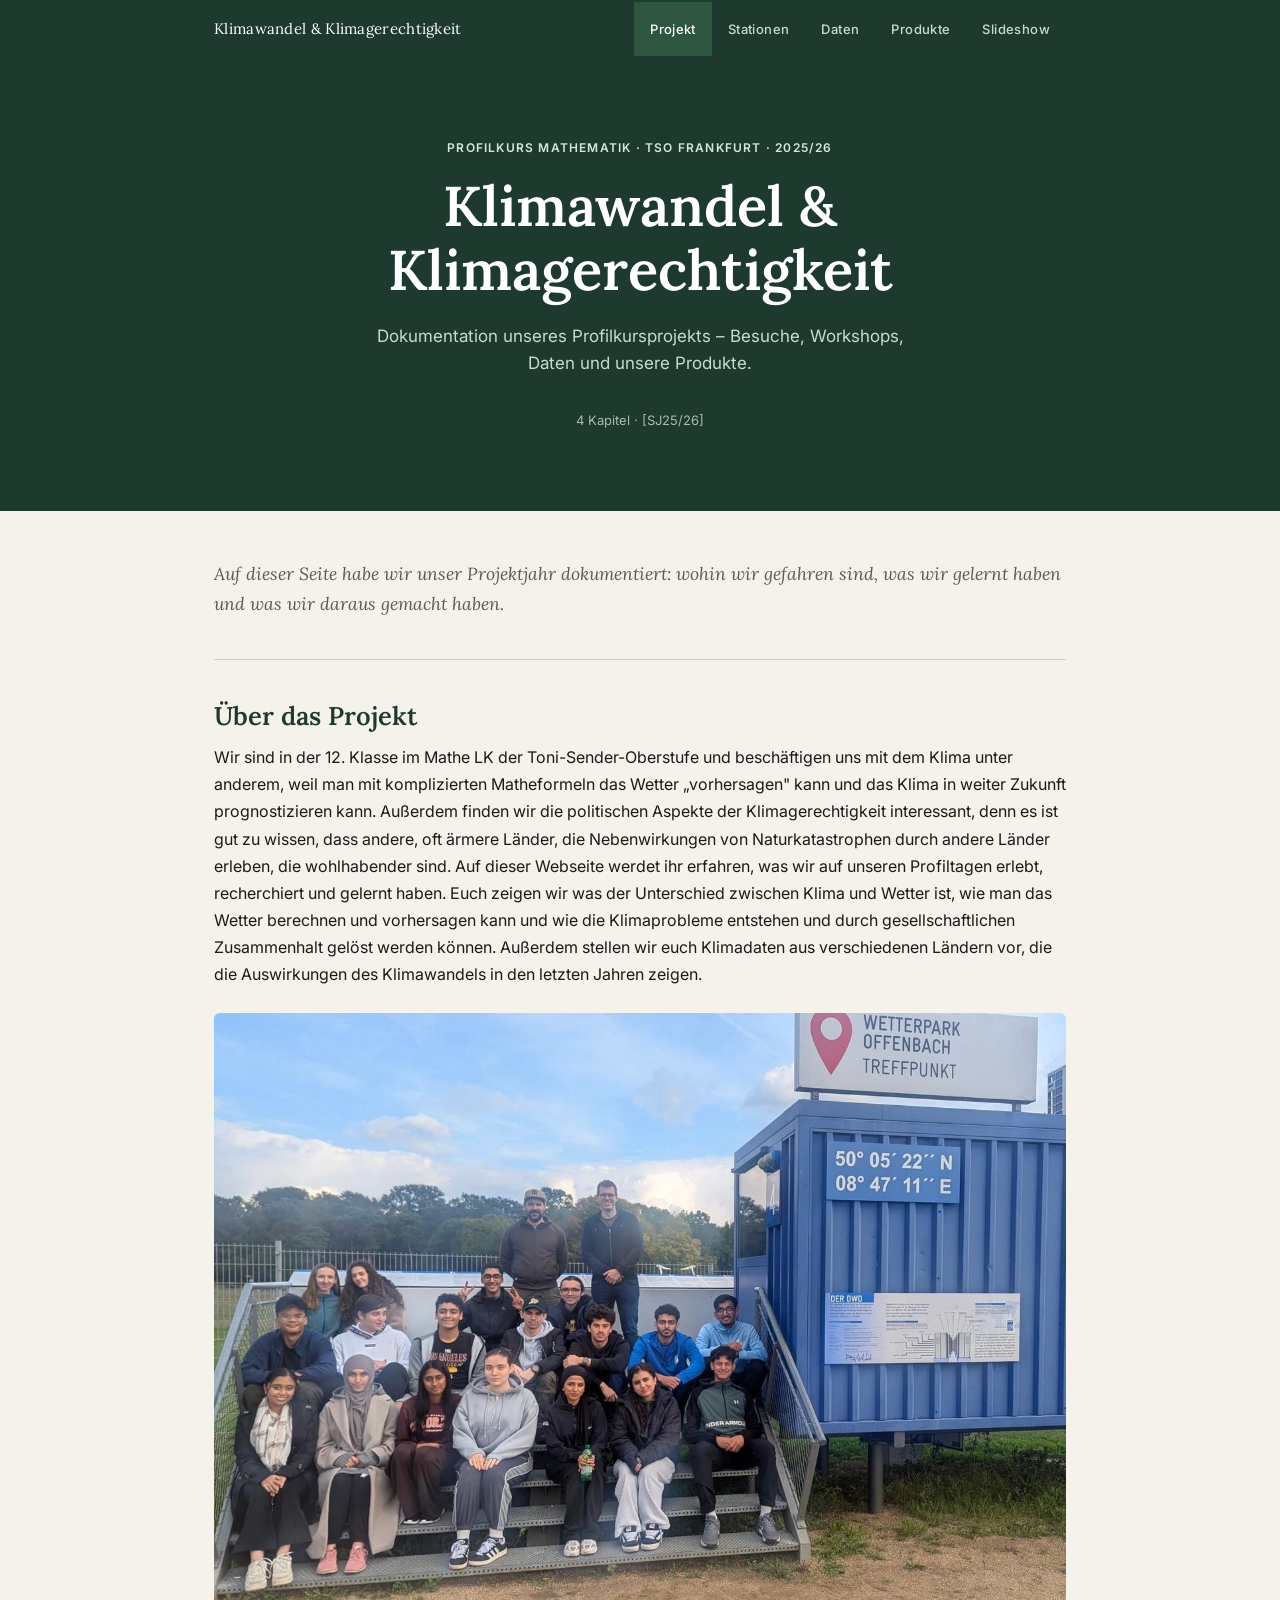
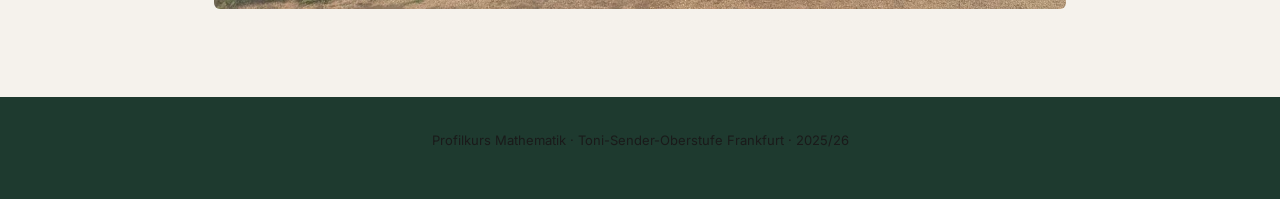
<file: index.html>
<!DOCTYPE html>
<html lang="de">
<head>
  <meta charset="UTF-8">
  <meta name="viewport" content="width=device-width, initial-scale=1.0">
  <title>Projekt – Klimawandel & Klimagerechtigkeit</title>
  <link rel="stylesheet" href="css/style.css">
  <style>
    /* Hero-Bereich nur für die Startseite */
    .hero {
      background: var(--col-nav);
      color: #fff;
      padding: 5rem 1.5rem 4rem;
      text-align: center;
    }
    .hero__eyebrow {
      font-size: 12px;
      font-weight: 600;
      letter-spacing: 0.1em;
      text-transform: uppercase;
      color: var(--col-accent-lt);
      margin-bottom: 1rem;
    }
    .hero__title {
      font-family: var(--font-display);
      font-size: clamp(2rem, 5vw, 3.5rem);
      font-weight: 600;
      line-height: 1.15;
      margin-bottom: 1.25rem;
    }
    .hero__sub {
      font-size: 17px;
      color: var(--col-footer-txt);
      max-width: 560px;
      margin: 0 auto 2rem;
      line-height: 1.6;
    }
    .hero__meta {
      font-size: 13px;
      color: var(--col-accent-lt);
      opacity: 0.75;
    }
    /* Kapitel-Übersicht */
    .chapter-grid {
      display: grid;
      grid-template-columns: repeat(auto-fit, minmax(160px, 1fr));
      gap: 1rem;
      margin: 2rem 0;
    }
    .chapter-card {
      background: var(--col-surface);
      border: 1px solid var(--col-border);
      border-radius: var(--radius);
      padding: 1.25rem;
      text-decoration: none;
      display: block;
      transition: border-color 0.15s, box-shadow 0.15s;
    }
    .chapter-card:hover {
      border-color: var(--col-accent);
      box-shadow: 0 2px 8px rgba(74,124,89,0.12);
    }
    .chapter-card__num {
      font-size: 11px;
      font-weight: 600;
      letter-spacing: 0.08em;
      text-transform: uppercase;
      color: var(--col-terra);
      margin-bottom: 0.35rem;
    }
    .chapter-card__name {
      font-family: var(--font-display);
      font-size: 1rem;
      font-weight: 600;
      color: var(--col-nav);
    }
  </style>
</head>
<body>

  <nav class="site-nav" aria-label="Hauptnavigation">
    <div class="site-nav__inner">
      <a class="site-nav__brand" href="index.html">Klimawandel &amp; Klimagerechtigkeit</a>
      <button class="site-nav__toggle" aria-label="Menü öffnen" aria-expanded="false">☰</button>
      <ul class="site-nav__links">
        <li><a href="index.html">Projekt</a></li>
        <li><a href="stationen.html">Stationen</a></li>
        <li><a href="daten.html">Daten</a></li>
        <li><a href="produkte.html">Produkte</a></li>
        <li><a href="slideshow.html">Slideshow</a></li>
      </ul>
    </div>
  </nav>

  <div class="hero">
    <p class="hero__eyebrow">Profilkurs Mathematik · TSO Frankfurt · 2025/26</p>
    <div style="display: flex; align-items: center; justify-content: center; gap: 1.5rem;">
      <h1 class="hero__title">Klimawandel &amp;<br>Klimagerechtigkeit</h1>
    </div>
    <p class="hero__sub">Dokumentation unseres Profilkursprojekts – Besuche, Workshops, Daten und unsere Produkte.</p>
    <p class="hero__meta">4 Kapitel · [SJ25/26]</p>
  </div>

  <main class="page-content">

    <p class="lead">Auf dieser Seite habe wir unser Projektjahr dokumentiert: wohin wir gefahren sind, was wir gelernt haben und was wir daraus gemacht haben.</p>

    <hr class="section-rule">

    <h2>Über das Projekt</h2>
    <p>Wir sind in der 12. Klasse im Mathe LK der Toni-Sender-Oberstufe und beschäftigen uns mit dem Klima unter anderem, weil man mit komplizierten Matheformeln das Wetter „vorhersagen" kann und das Klima in weiter Zukunft prognostizieren kann. Außerdem finden wir die politischen Aspekte der Klimagerechtigkeit interessant, denn es ist gut zu wissen, dass andere, oft ärmere Länder, die Nebenwirkungen von Naturkatastrophen durch andere Länder erleben, die wohlhabender sind. Auf dieser Webseite werdet ihr erfahren, was wir auf unseren Profiltagen erlebt, recherchiert und gelernt haben. Euch zeigen wir was der Unterschied zwischen Klima und Wetter ist, wie man das Wetter berechnen und vorhersagen kann und wie die Klimaprobleme entstehen und durch gesellschaftlichen Zusammenhalt gelöst werden können. Außerdem stellen wir euch Klimadaten aus verschiedenen Ländern vor, die die Auswirkungen des Klimawandels in den letzten Jahren zeigen.</p>

    <img class="img-photo" src="assets/img/gruppenfoto_dwd.jpg" alt="Gruppenfoto beim Besuch des Deutschen Wetterdienstes (DWD)">

  </main>

  <footer class="site-footer">
    <p>Profilkurs Mathematik · Toni-Sender-Oberstufe Frankfurt · 2025/26</p>
  </footer>

  <script src="js/nav.js"></script>
</body>
</html>
</file>
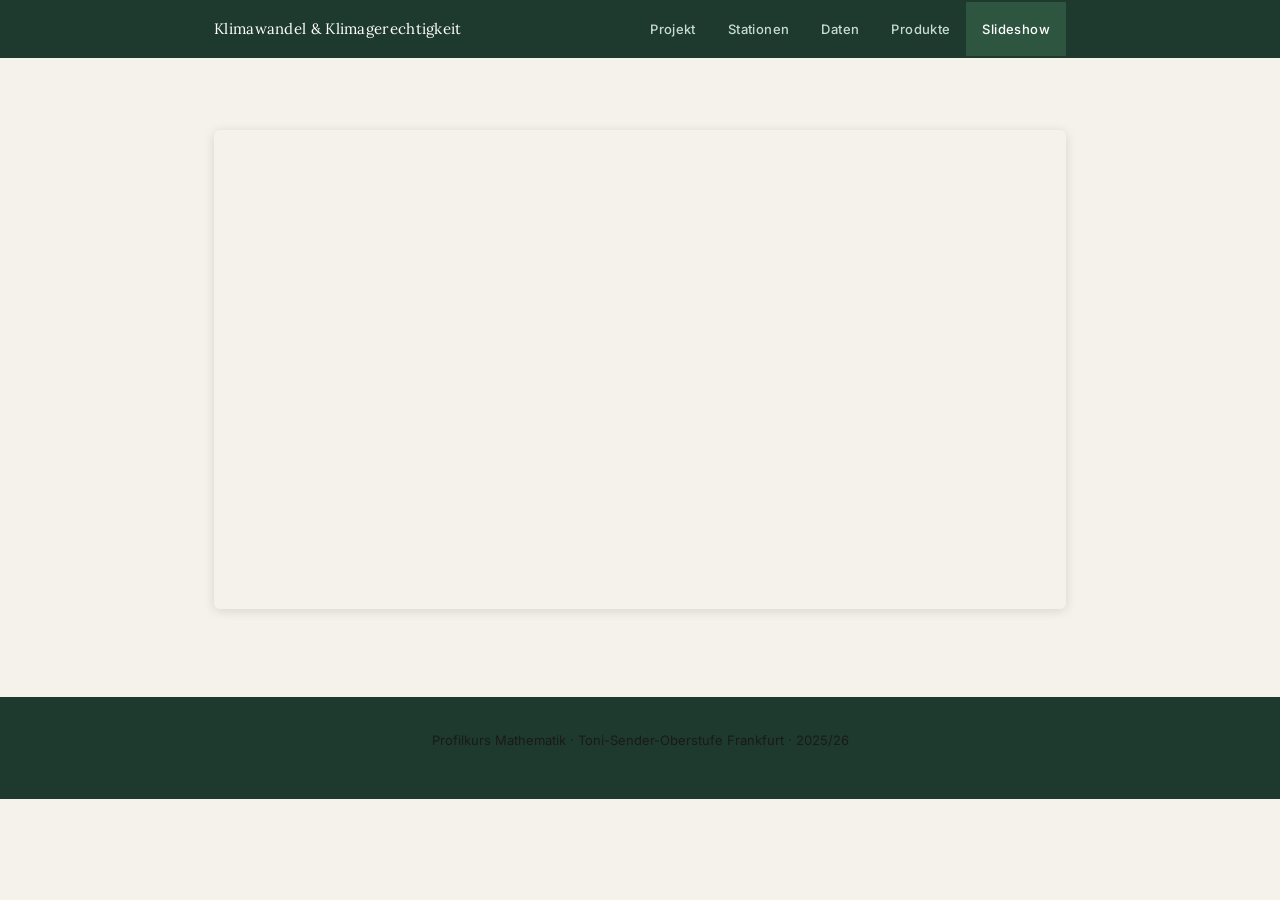
<file: slideshow.html>
<!DOCTYPE html>
<html lang="de">
<head>
  <meta charset="UTF-8">
  <meta name="viewport" content="width=device-width, initial-scale=1.0">
  <title>Slideshow – Klimawandel & Klimagerechtigkeit</title>
  <link rel="stylesheet" href="css/style.css">
  <style>
    .video-wrapper {
      position: relative;
      width: 100%;
      padding-top: 56.25%; /* 16:9 */
      margin: 1.5rem 0;
      border-radius: var(--radius);
      overflow: hidden;
      box-shadow: 0 2px 12px rgba(0,0,0,0.12);
    }

    .video-wrapper iframe {
      position: absolute;
      inset: 0;
      width: 100%;
      height: 100%;
      border: none;
    }
  </style>
</head>
<body>

  <nav class="site-nav" aria-label="Hauptnavigation">
    <div class="site-nav__inner">
      <a class="site-nav__brand" href="index.html">Klimawandel &amp; Klimagerechtigkeit</a>
      <button class="site-nav__toggle" aria-label="Menü öffnen" aria-expanded="false">☰</button>
      <ul class="site-nav__links">
        <li><a href="index.html">Projekt</a></li>
        <li><a href="stationen.html">Stationen</a></li>
        <li><a href="daten.html">Daten</a></li>
        <li><a href="produkte.html">Produkte</a></li>
        <li><a href="slideshow.html">Slideshow</a></li>
      </ul>
    </div>
  </nav>


  <main class="page-content">

    <div class="video-wrapper">
      <iframe
        src="https://www.canva.com/design/DAHNd9Jlso8/DtgaCHWsPXk8xTtfymCU8A/watch?embed"
        allowfullscreen="allowfullscreen"
        allow="fullscreen"
        title="Slideshow – Klimawandel & Klimagerechtigkeit">
      </iframe>
    </div>

  </main>

  <footer class="site-footer">
    <p>Profilkurs Mathematik · Toni-Sender-Oberstufe Frankfurt · 2025/26</p>
  </footer>

  <script src="js/nav.js"></script>
</body>
</html>
</file>
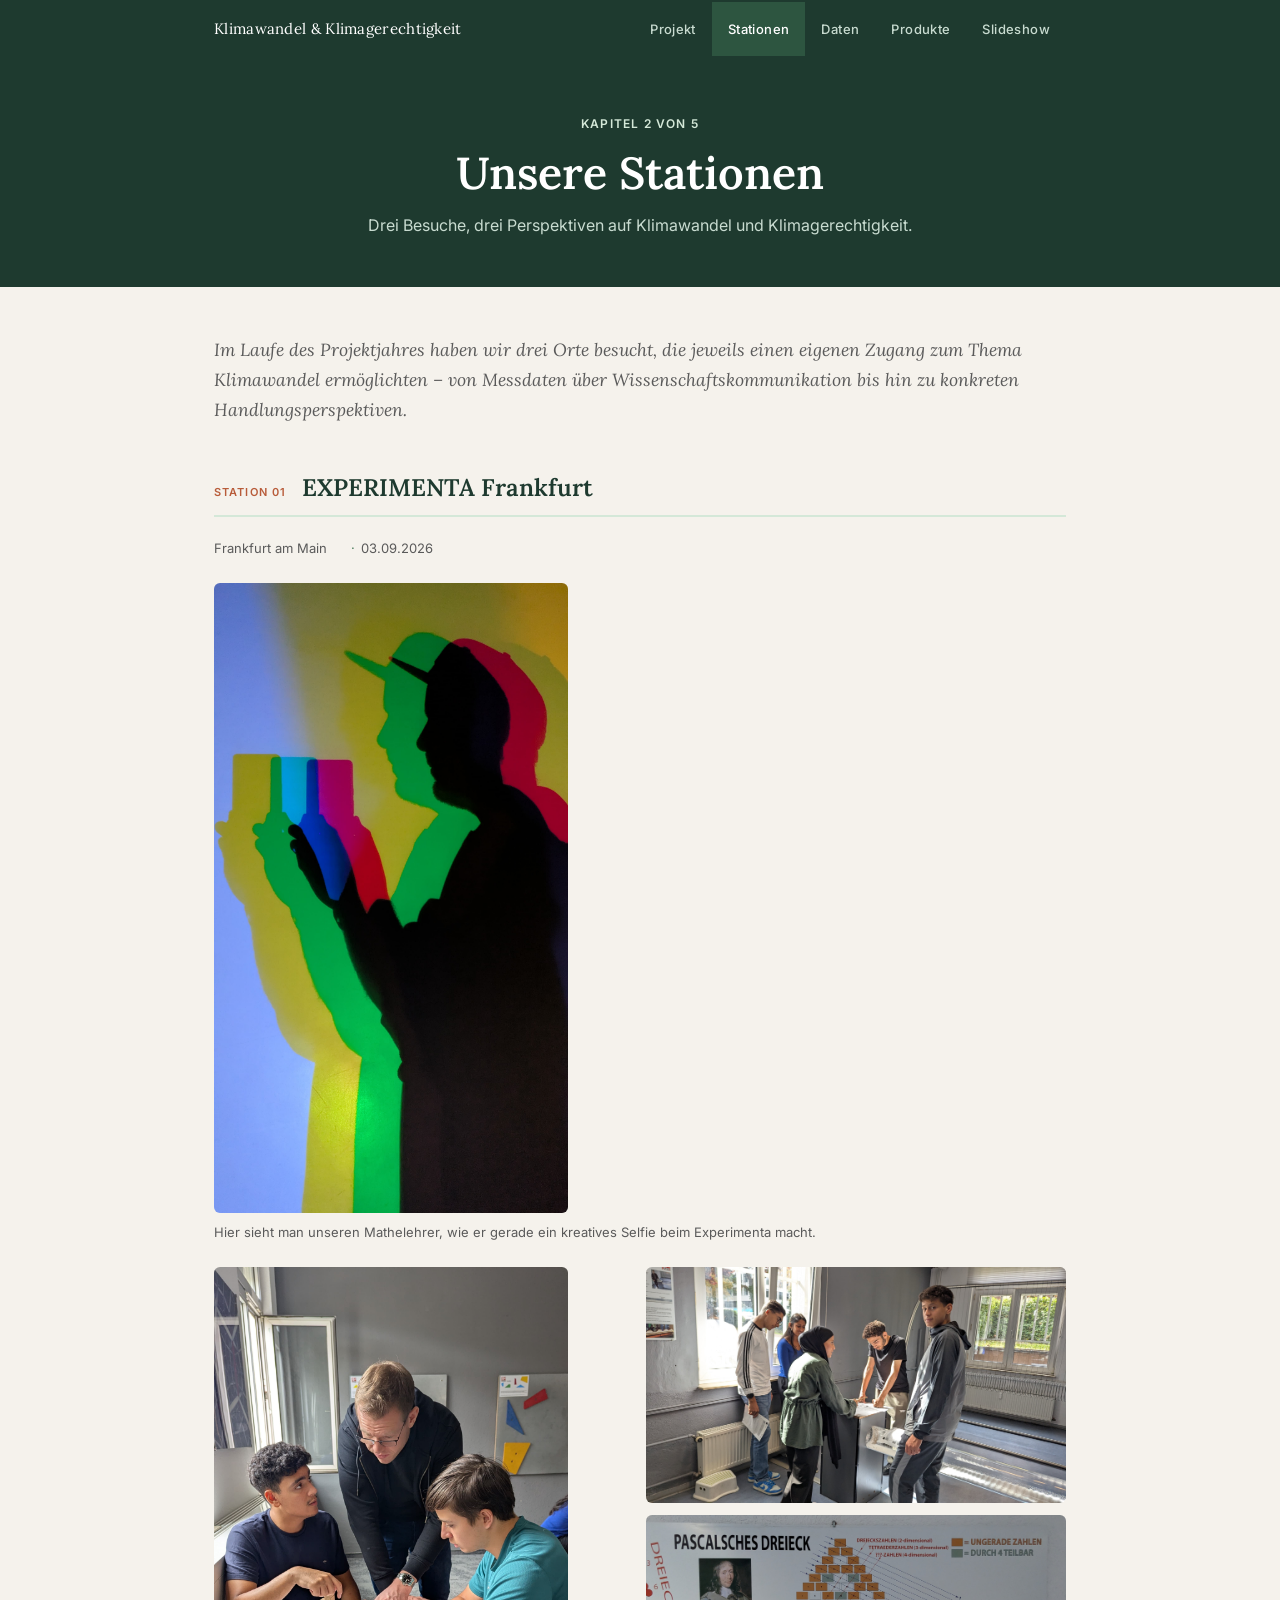
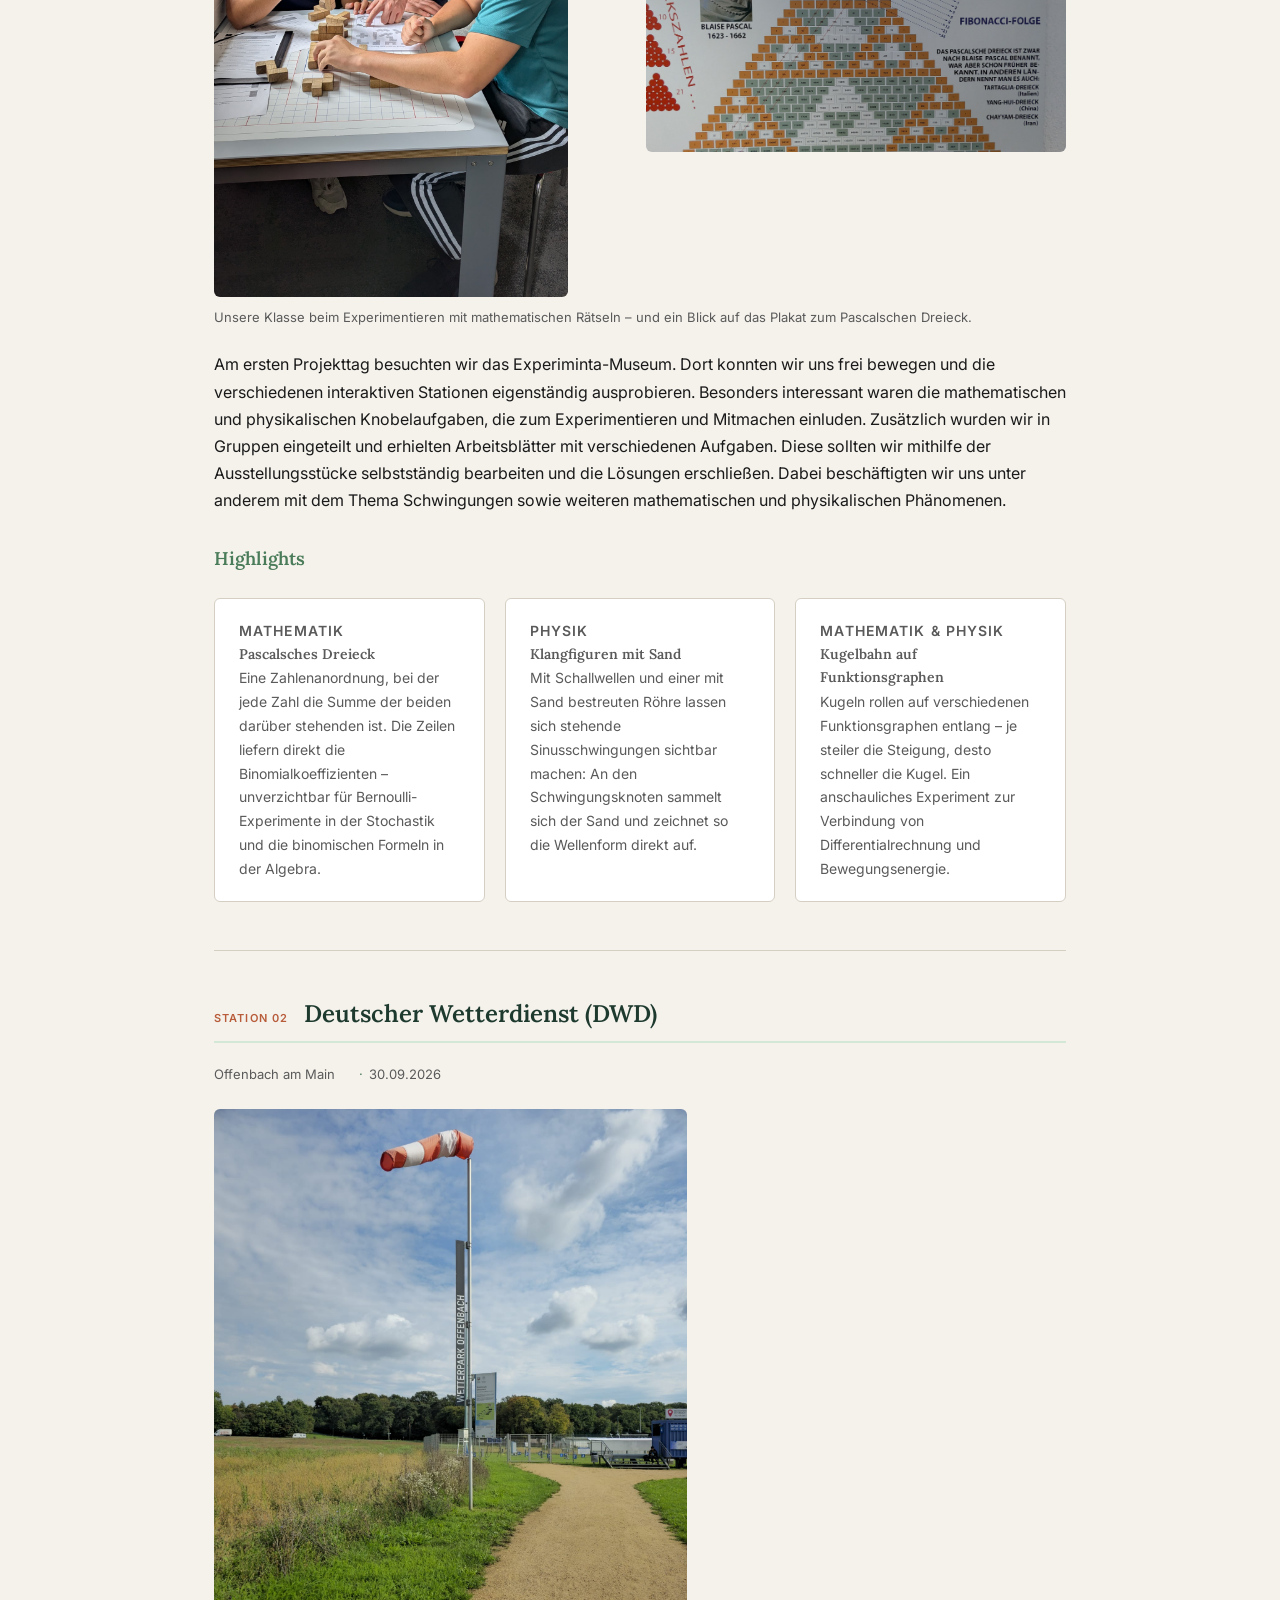
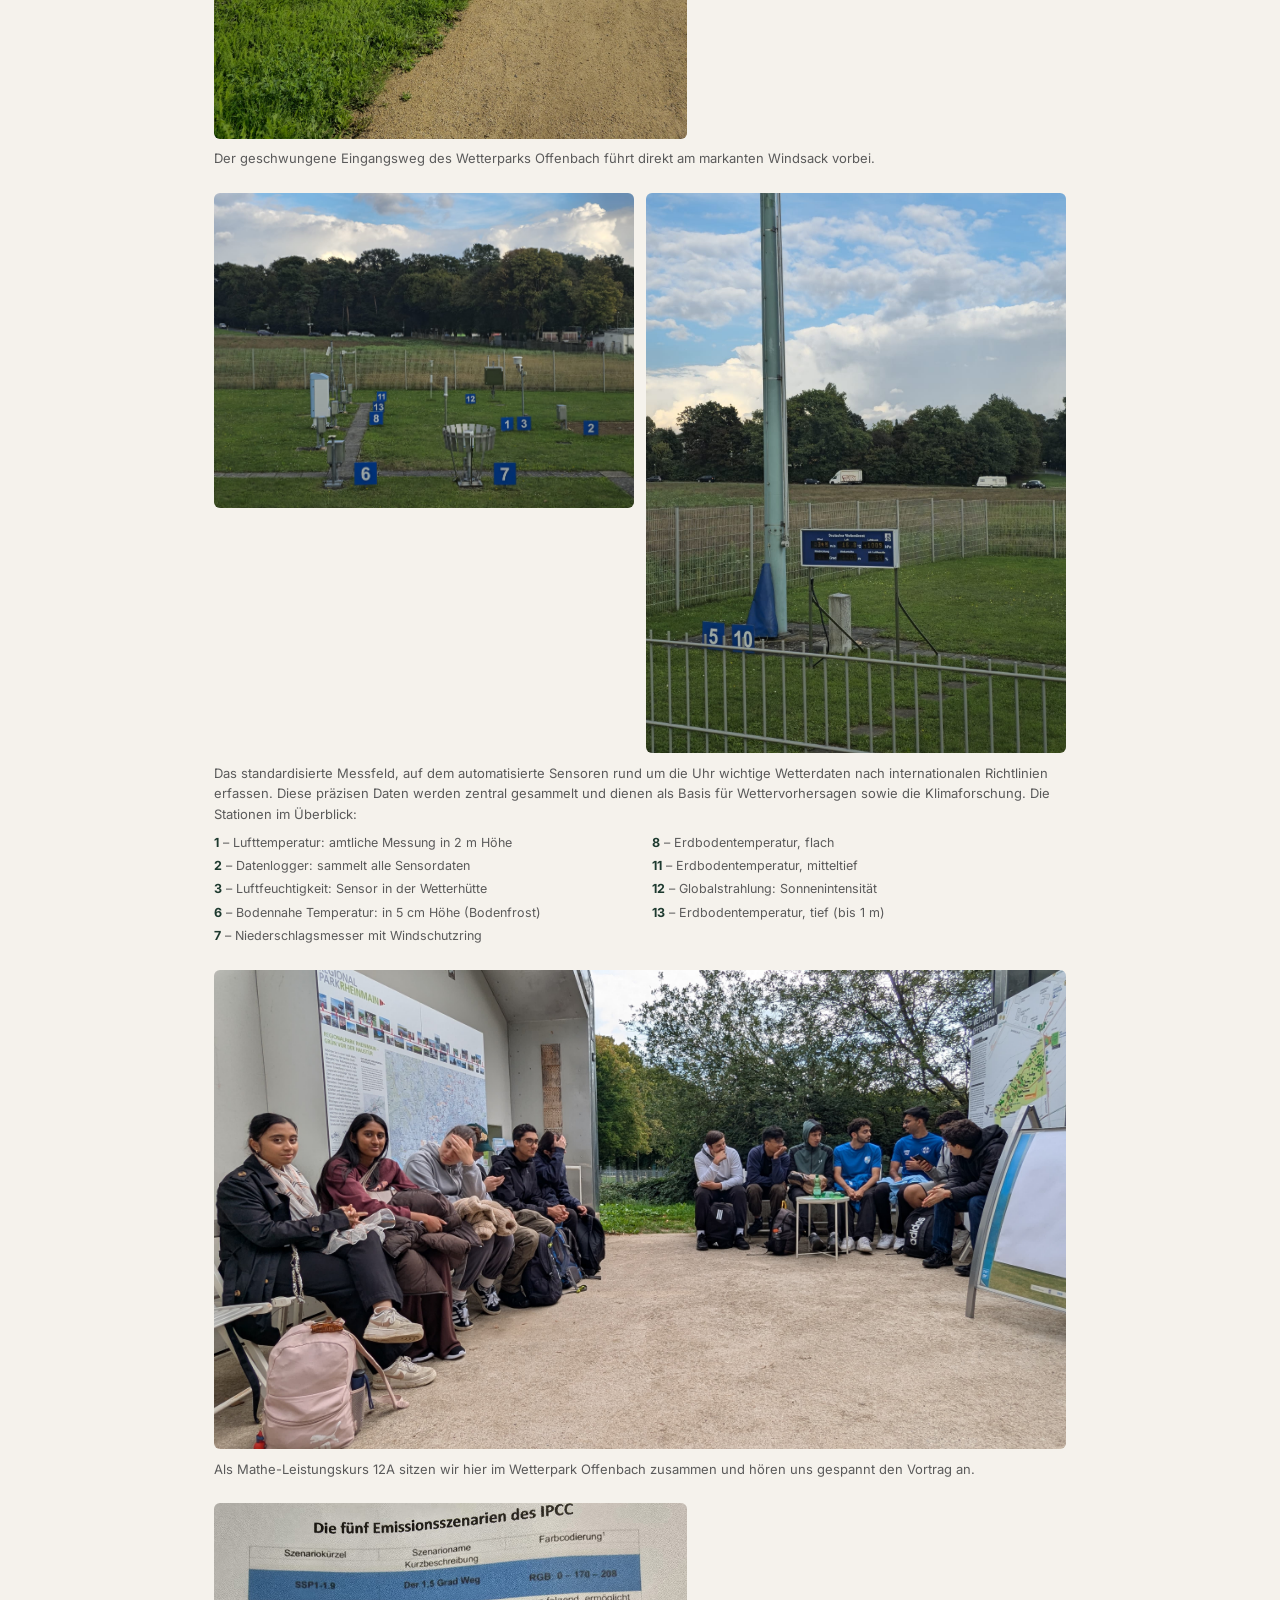
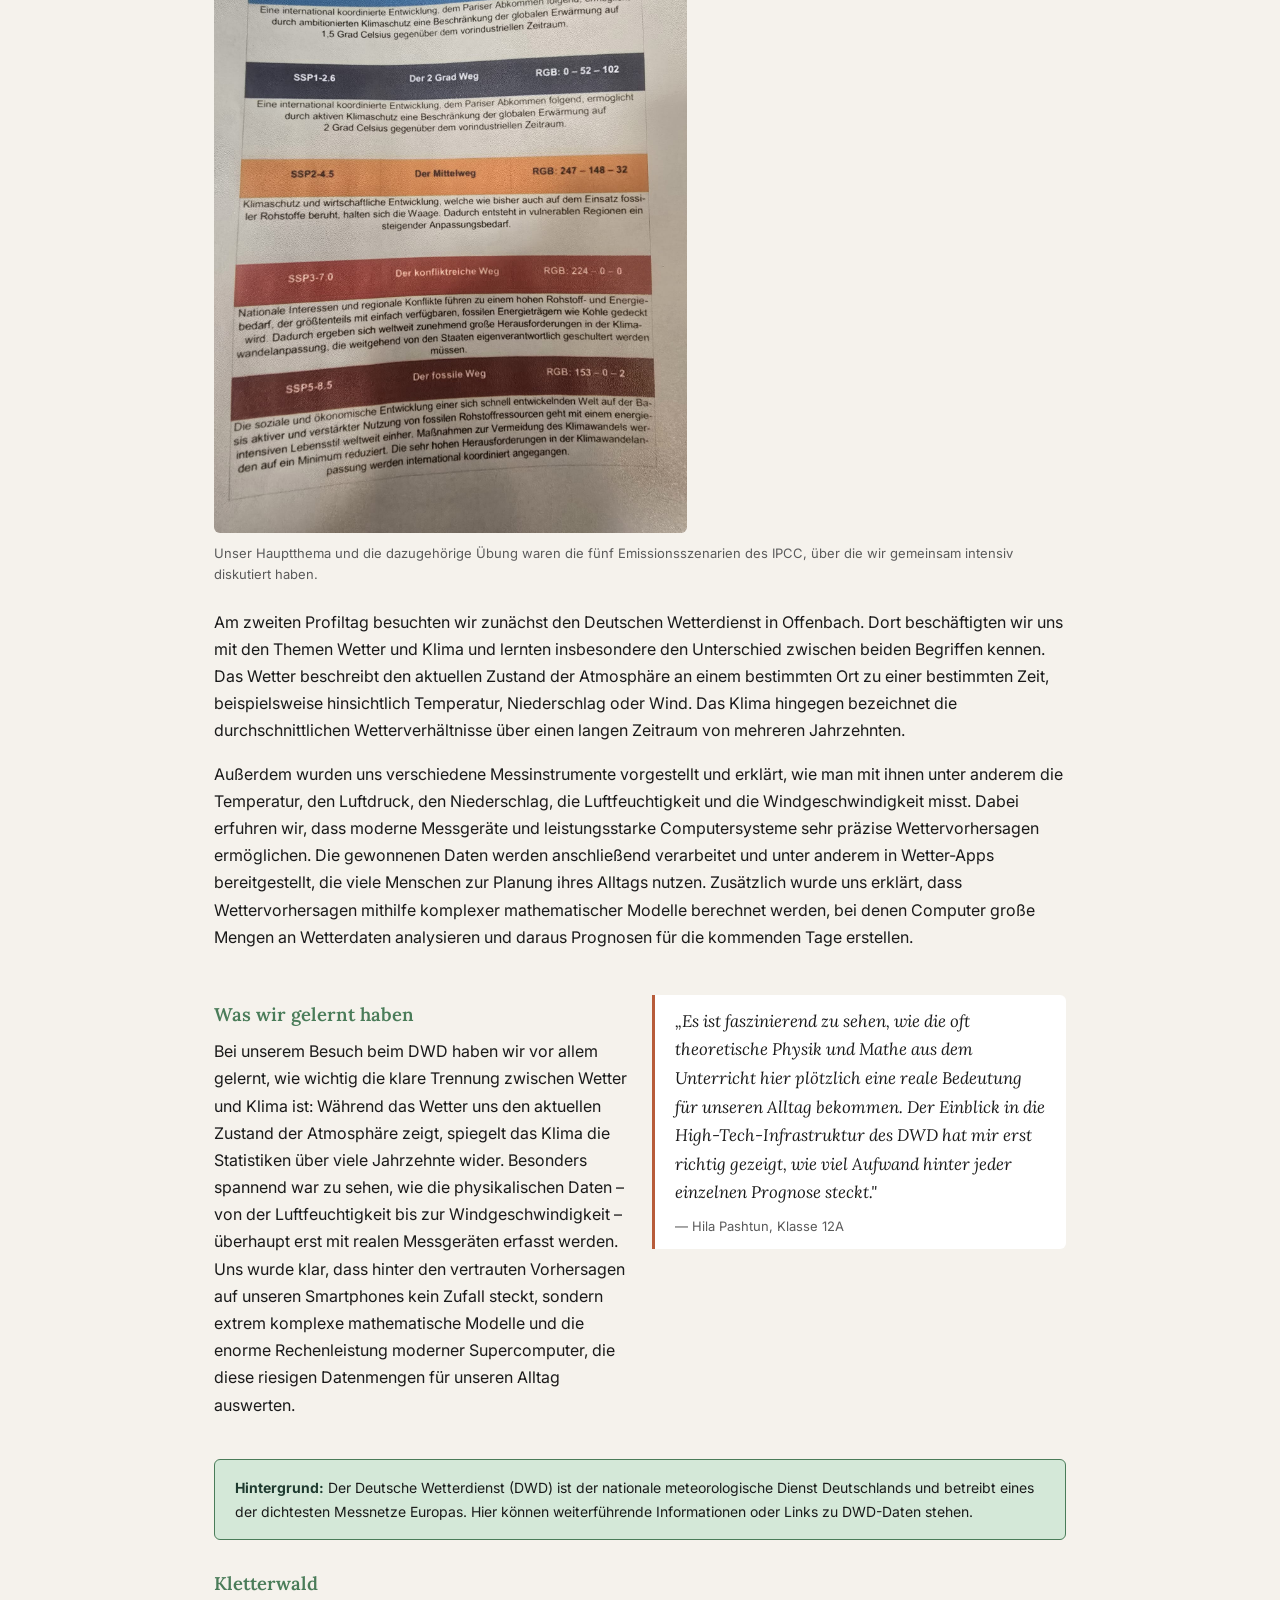
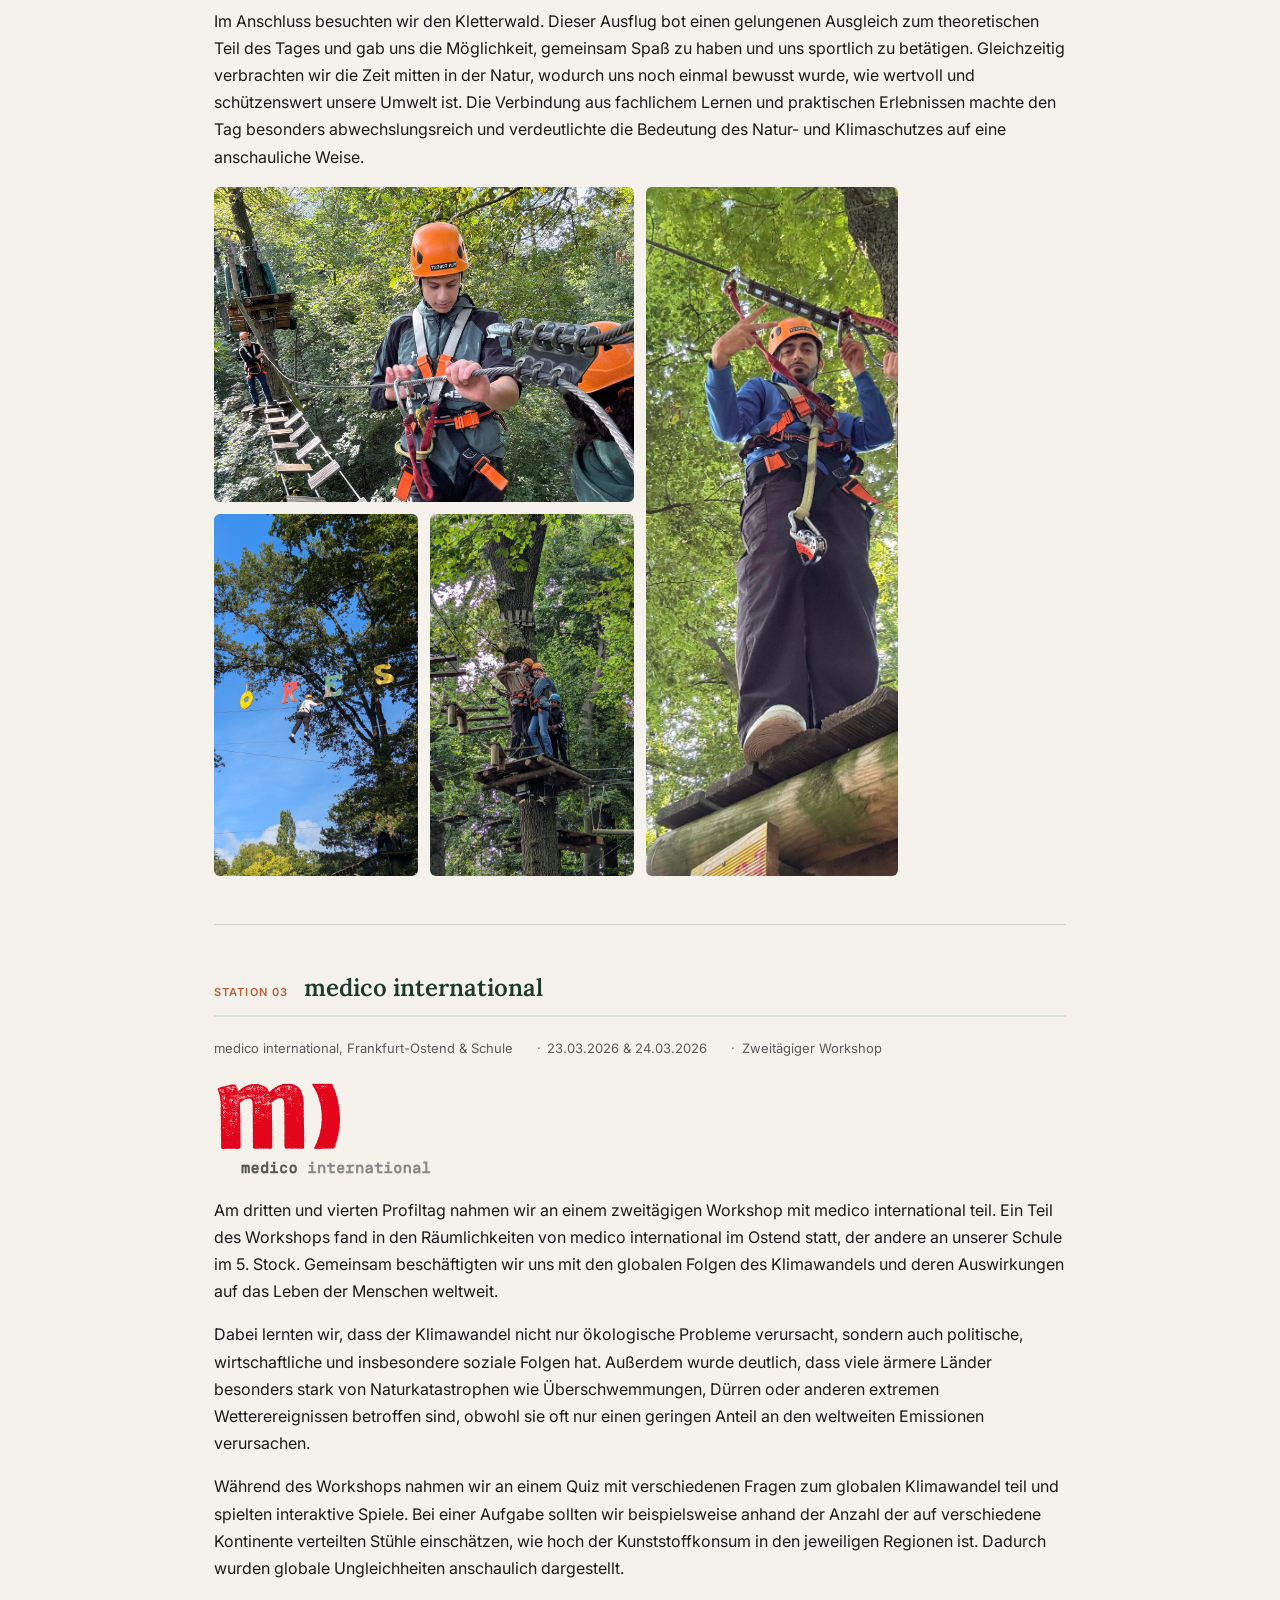
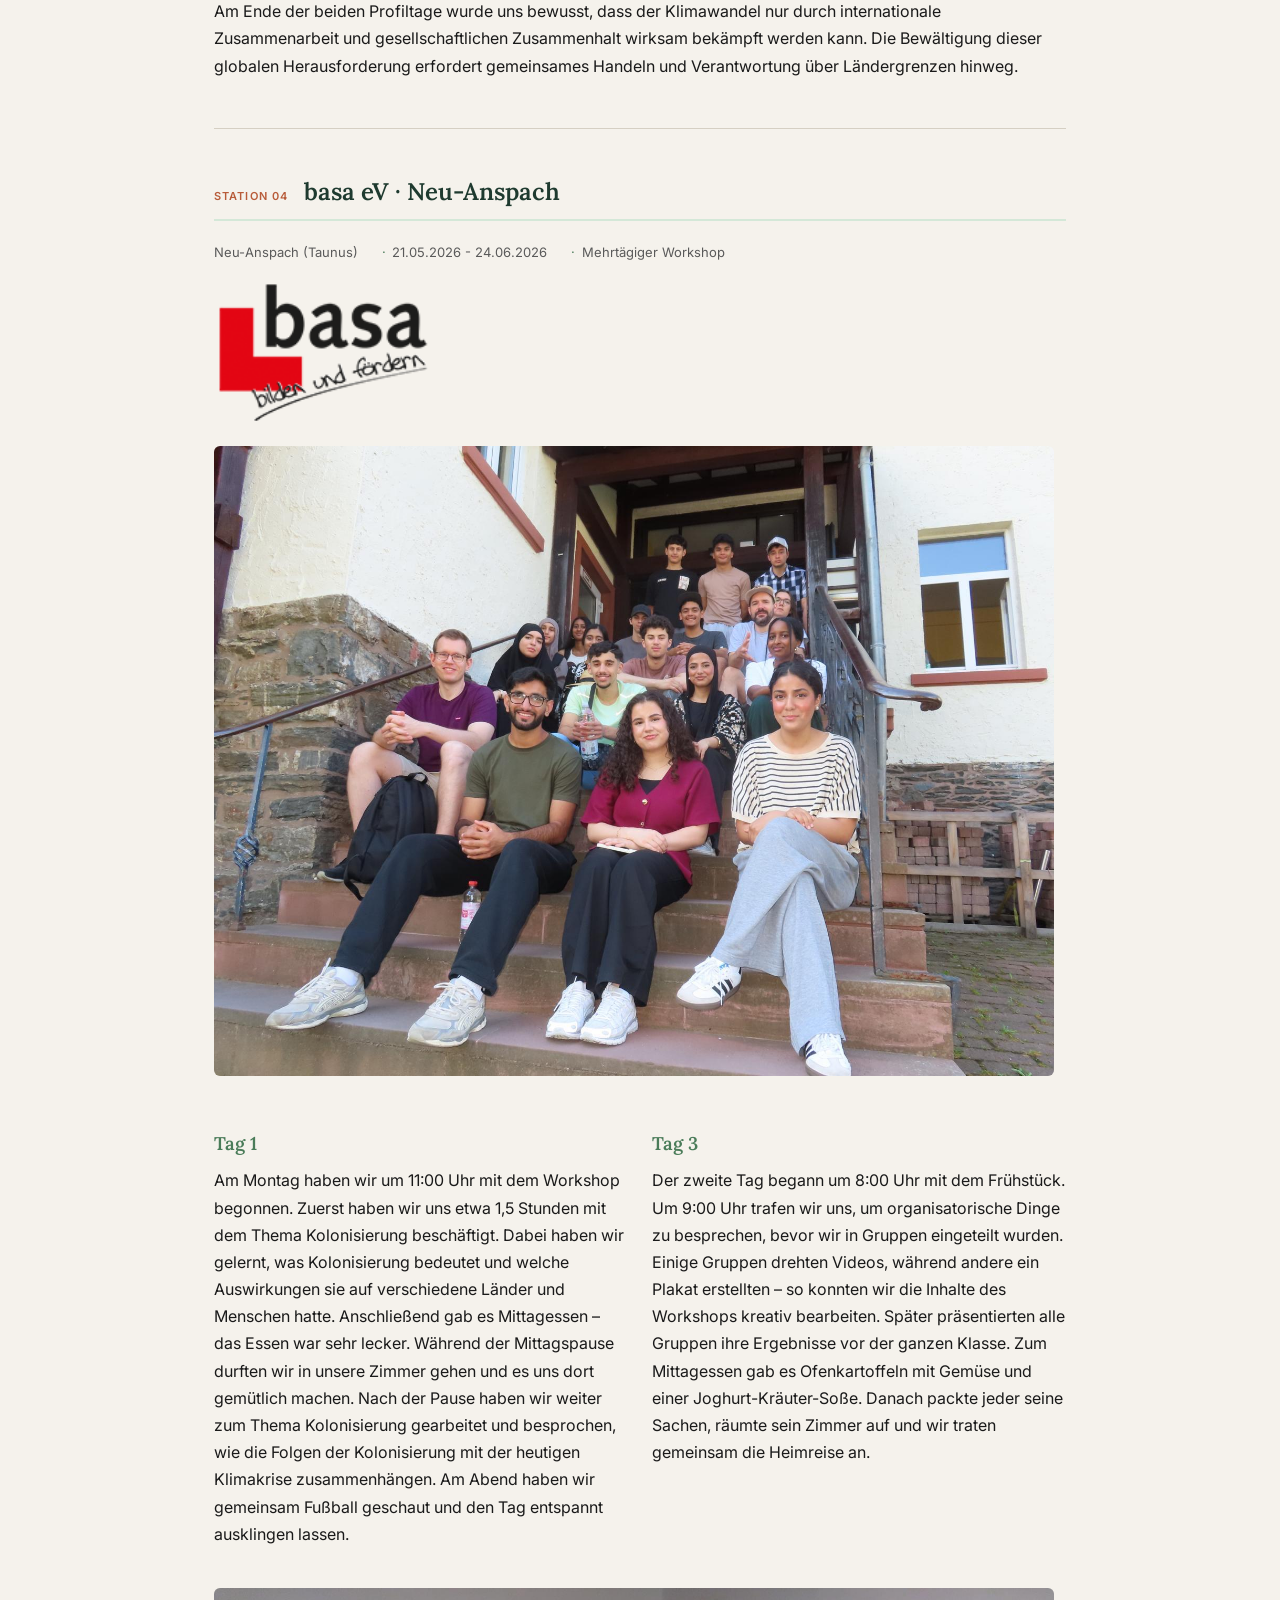
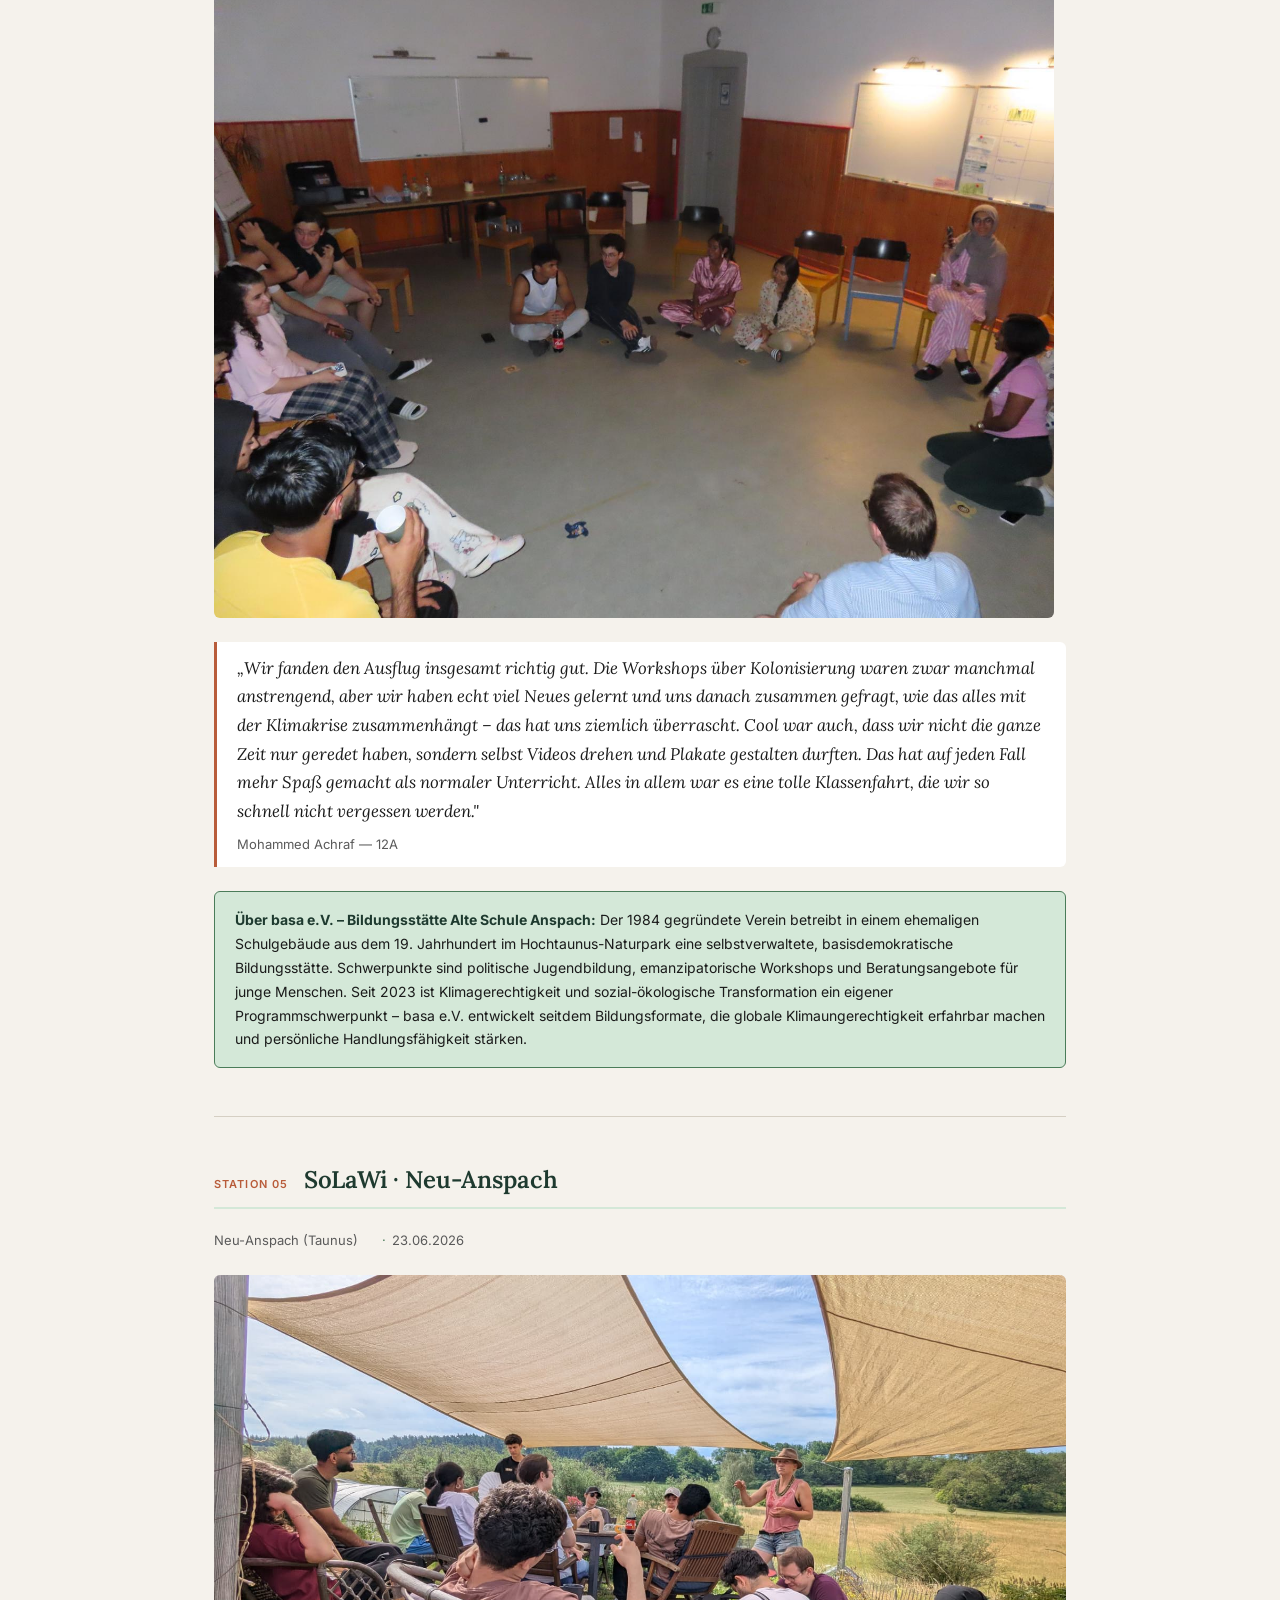
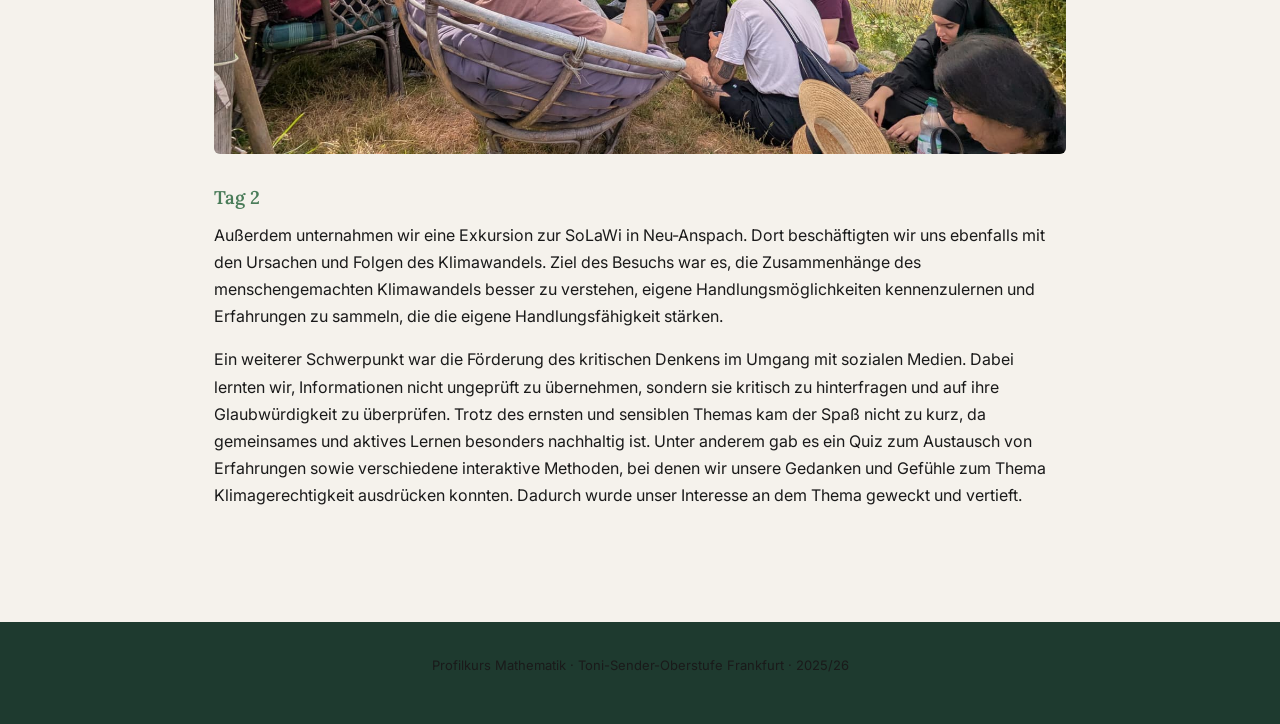
<file: stationen.html>
<!DOCTYPE html>
<html lang="de">
<head>
  <meta charset="UTF-8">
  <meta name="viewport" content="width=device-width, initial-scale=1.0">
  <title>Stationen – Klimawandel & Klimagerechtigkeit</title>
  <link rel="stylesheet" href="css/style.css">
  <style>
    /* Station-spezifische Stile */
    .station-block {
      margin: 3rem 0;
    }

    .station-header {
      display: flex;
      align-items: baseline;
      gap: 1rem;
      margin-bottom: 1.25rem;
      padding-bottom: 0.75rem;
      border-bottom: 2px solid var(--col-accent-lt);
    }

    .station-header__num {
      font-size: 11px;
      font-weight: 600;
      letter-spacing: 0.1em;
      text-transform: uppercase;
      color: var(--col-terra);
      white-space: nowrap;
    }

    .station-header__title {
      font-family: var(--font-display);
      font-size: 1.5rem;
      font-weight: 600;
      color: var(--col-nav);
      margin: 0;
    }

    .station-meta {
      display: flex;
      flex-wrap: wrap;
      gap: 0.5rem 1.5rem;
      font-size: 13px;
      color: var(--col-muted);
      margin-bottom: 1.25rem;
    }

    .station-meta span::before {
      content: '·';
      margin-right: 0.4rem;
      color: var(--col-accent);
    }

    .station-meta span:first-child::before {
      content: '';
      margin-right: 0;
    }

    .two-col {
      display: grid;
      grid-template-columns: 1fr 1fr;
      gap: 1.5rem;
      margin: 1.25rem 0;
    }

    @media (max-width: 620px) {
      .two-col { grid-template-columns: 1fr; }
      .station-header { flex-direction: column; gap: 0.25rem; }
    }

    .station-header__title a {
      color: inherit;
      text-decoration: none;
    }

    .station-header__title a:hover {
      color: var(--col-terra);
      text-decoration: underline;
    }
  </style>
</head>
<body>

  <!-- ═══ NAVIGATION ══════════════════════════════════════════ -->
  <nav class="site-nav" aria-label="Hauptnavigation">
    <div class="site-nav__inner">
      <a class="site-nav__brand" href="index.html">Klimawandel &amp; Klimagerechtigkeit</a>
      <button class="site-nav__toggle" aria-label="Menü öffnen" aria-expanded="false">☰</button>
      <ul class="site-nav__links">
        <li><a href="index.html">Projekt</a></li>
        <li><a href="stationen.html">Stationen</a></li>
        <li><a href="daten.html">Daten</a></li>
        <li><a href="produkte.html">Produkte</a></li>
        <li><a href="slideshow.html">Slideshow</a></li>
      </ul>
    </div>
  </nav>

  <!-- ═══ SEITENKOPF ══════════════════════════════════════════ -->
  <header class="page-header">
    <p class="page-header__eyebrow">Kapitel 2 von 5</p>
    <h1 class="page-header__title">Unsere Stationen</h1>
    <p class="page-header__subtitle">Drei Besuche, drei Perspektiven auf Klimawandel und 
      Klimagerechtigkeit.</p>
  </header>

  <!-- ═══ HAUPTINHALT ═════════════════════════════════════════ -->
  <main class="page-content">

    <p class="lead">Im Laufe des Projektjahres haben wir drei Orte besucht, die jeweils einen 
      eigenen Zugang zum Thema Klimawandel ermöglichten – von Messdaten über 
      Wissenschaftskommunikation bis hin zu konkreten Handlungsperspektiven.</p>


    <!-- ─── Station 1: EXPERIMENTA ───────────────────────── -->
    <div class="station-block" id="experimenta">
      <div class="station-header">
        <span class="station-header__num">Station 01</span>
        <h2 class="station-header__title">EXPERIMENTA Frankfurt</h2>
      </div>

      <div class="station-meta">
        <span>Frankfurt am Main</span>
        <span>03.09.2026</span>
      </div>

      <!-- Fotos: Experimenta -->
      <figure class="photo">
        <img src="assets/img/experimenta (3).jpeg" alt="Buntes Schatten-Selfie von Herr Bannert an einer Lichtinstallation in der Experimenta">
        <figcaption>Hier sieht man unseren Mathelehrer, wie er 
          gerade ein kreatives Selfie beim Experimenta macht.</figcaption>
      </figure>

      <figure class="photo-pair">
        <div class="photo-pair__imgs" style="grid-template-columns: 1fr 1fr;">
          <img src="assets/img/experimenta.jpeg" alt="Lehrer und zwei Schüler arbeiten gemeinsam an einer Tüftelaufgabe mit Holzklötzen">
          <div style="display: flex; flex-direction: column; gap: 0.75rem;">
            <img src="assets/img/experimenta (2).jpeg" alt="Klasse steht zusammen und bearbeitet ein Arbeitsblatt in der Experimenta">
            <img src="assets/img/experimenta (4).jpeg" alt="Plakat zum Pascalschen Dreieck in der Experimenta">
          </div>
        </div>
        <figcaption>Unsere Klasse beim Experimentieren mit mathematischen Rätseln – und ein Blick auf das Plakat zum Pascalschen Dreieck.</figcaption>
      </figure>

      <p>Am ersten Projekttag besuchten wir das Experiminta-Museum. Dort konnten wir uns frei bewegen und die verschiedenen interaktiven Stationen eigenständig ausprobieren. Besonders interessant waren die mathematischen und physikalischen Knobelaufgaben, die zum Experimentieren und Mitmachen einluden. Zusätzlich wurden wir in Gruppen eingeteilt und erhielten Arbeitsblätter mit verschiedenen Aufgaben. Diese sollten wir mithilfe der Ausstellungsstücke selbstständig bearbeiten und die Lösungen erschließen. Dabei beschäftigten wir uns unter anderem mit dem Thema Schwingungen sowie weiteren mathematischen und physikalischen Phänomenen.</p>

      <h3>Highlights</h3>
      <div class="card-grid">
        <div class="card">
          <p class="card__label">Mathematik</p>
          <p class="card__title">Pascalsches Dreieck</p>
          <p>Eine Zahlenanordnung, bei der jede Zahl die Summe der beiden darüber stehenden ist. Die Zeilen liefern direkt die Binomialkoeffizienten – unverzichtbar für Bernoulli-Experimente in der Stochastik und die binomischen Formeln in der Algebra.</p>
        </div>
        <div class="card">
          <p class="card__label">Physik</p>
          <p class="card__title">Klangfiguren mit Sand</p>
          <p>Mit Schallwellen und einer mit Sand bestreuten Röhre lassen sich stehende Sinusschwingungen sichtbar machen: An den Schwingungsknoten sammelt sich der Sand und zeichnet so die Wellenform direkt auf.</p>
        </div>
        <div class="card">
          <p class="card__label">Mathematik &amp; Physik</p>
          <p class="card__title">Kugelbahn auf Funktionsgraphen</p>
          <p>Kugeln rollen auf verschiedenen Funktionsgraphen entlang – je steiler die Steigung, desto schneller die Kugel. Ein anschauliches Experiment zur Verbindung von Differentialrechnung und Bewegungsenergie.</p>
        </div>
      </div>
    </div>

    <hr class="section-rule">


    <!-- ─── Station 2: DWD ────────────────────────────────── -->
    <div class="station-block" id="dwd">
      <div class="station-header">
        <span class="station-header__num">Station 02</span>
        <h2 class="station-header__title">Deutscher Wetterdienst (DWD)</h2>
      </div>

      <div class="station-meta">
        <span>Offenbach am Main</span>
        <span>30.09.2026</span>
      </div>

      <!-- Fotos: Wetterpark Offenbach -->
      <figure class="photo">
        <img src="assets/img/wetterpark (3).jpeg" alt="Eingangsweg des Wetterparks Offenbach mit Windsack">
        <figcaption>Der geschwungene Eingangsweg des Wetterparks Offenbach führt direkt am markanten Windsack vorbei.</figcaption>
      </figure>

      <figure class="photo-pair">
        <div class="photo-pair__imgs">
          <img src="assets/img/wetterpark (4).jpeg" alt="Messfeld mit nummerierten Wetterstationen im Wetterpark Offenbach">
          <img src="assets/img/wetterpark (2).jpeg" alt="Digitale Anzeige des Deutschen Wetterdienstes mit aktuellen Messwerten">
        </div>
        <figcaption>
          Das standardisierte Messfeld, auf dem automatisierte Sensoren rund um die Uhr wichtige Wetterdaten nach internationalen Richtlinien erfassen. Diese präzisen Daten werden zentral gesammelt und dienen als Basis für Wettervorhersagen sowie die Klimaforschung. Die Stationen im Überblick:
          <ul class="photo-pair__legend">
            <li><strong>1</strong> – Lufttemperatur: amtliche Messung in 2 m Höhe</li>
            <li><strong>2</strong> – Datenlogger: sammelt alle Sensordaten</li>
            <li><strong>3</strong> – Luftfeuchtigkeit: Sensor in der Wetterhütte</li>
            <li><strong>6</strong> – Bodennahe Temperatur: in 5 cm Höhe (Bodenfrost)</li>
            <li><strong>7</strong> – Niederschlagsmesser mit Windschutzring</li>
            <li><strong>8</strong> – Erdbodentemperatur, flach</li>
            <li><strong>11</strong> – Erdbodentemperatur, mitteltief</li>
            <li><strong>12</strong> – Globalstrahlung: Sonnenintensität</li>
            <li><strong>13</strong> – Erdbodentemperatur, tief (bis 1 m)</li>
          </ul>
        </figcaption>
      </figure>

      <figure class="photo">
        <img src="assets/img/wetterpark.jpeg" alt="Mathe-Leistungskurs 12A hört im Wetterpark Offenbach einem Vortrag zu">
        <figcaption>Als Mathe-Leistungskurs 12A sitzen wir hier im Wetterpark Offenbach zusammen und hören uns gespannt den Vortrag an.</figcaption>
      </figure>

      <figure class="photo">
        <img src="assets/img/wetterpark (5).jpeg" alt="Poster zu den fünf Emissionsszenarien des IPCC">
        <figcaption>Unser Hauptthema und die dazugehörige Übung waren die fünf Emissionsszenarien des IPCC, über die wir gemeinsam intensiv diskutiert haben.</figcaption>
      </figure>

      <!-- Beschreibung -->
      <p>Am zweiten Profiltag besuchten wir zunächst den Deutschen Wetterdienst in Offenbach. Dort beschäftigten wir uns mit den Themen Wetter und Klima und lernten insbesondere den Unterschied zwischen beiden Begriffen kennen. Das Wetter beschreibt den aktuellen Zustand der Atmosphäre an einem bestimmten Ort zu einer bestimmten Zeit, beispielsweise hinsichtlich Temperatur, Niederschlag oder Wind. Das Klima hingegen bezeichnet die durchschnittlichen Wetterverhältnisse über einen langen Zeitraum von mehreren Jahrzehnten.</p>

      <p>Außerdem wurden uns verschiedene Messinstrumente vorgestellt und erklärt, wie man mit ihnen unter anderem die Temperatur, den Luftdruck, den Niederschlag, die Luftfeuchtigkeit und die Windgeschwindigkeit misst. Dabei erfuhren wir, dass moderne Messgeräte und leistungsstarke Computersysteme sehr präzise Wettervorhersagen ermöglichen. Die gewonnenen Daten werden anschließend verarbeitet und unter anderem in Wetter-Apps bereitgestellt, die viele Menschen zur Planung ihres Alltags nutzen. Zusätzlich wurde uns erklärt, dass Wettervorhersagen mithilfe komplexer mathematischer Modelle berechnet werden, bei denen Computer große Mengen an Wetterdaten analysieren und daraus Prognosen für die kommenden Tage erstellen.</p>

      <!-- Zwei-Spalten: Was wir gelernt haben + Zitat -->
      <div class="two-col">
        <div>
          <h3>Was wir gelernt haben</h3>
          <p>Bei unserem Besuch beim DWD haben wir vor allem gelernt, wie wichtig die klare Trennung zwischen Wetter und Klima ist: Während das Wetter uns den aktuellen Zustand der Atmosphäre zeigt, spiegelt das Klima die Statistiken über viele Jahrzehnte wider. Besonders spannend war zu sehen, wie die physikalischen Daten – von der Luftfeuchtigkeit bis zur Windgeschwindigkeit – überhaupt erst mit realen Messgeräten erfasst werden. Uns wurde klar, dass hinter den vertrauten Vorhersagen auf unseren Smartphones kein Zufall steckt, sondern extrem komplexe mathematische Modelle und die enorme Rechenleistung moderner Supercomputer, die diese riesigen Datenmengen für unseren Alltag auswerten.</p>
        </div>
        <div>
          <blockquote>
            <p>„Es ist faszinierend zu sehen, wie die oft theoretische Physik und Mathe aus dem Unterricht hier plötzlich eine reale Bedeutung für unseren Alltag bekommen. Der Einblick in die High-Tech-Infrastruktur des DWD hat mir erst richtig gezeigt, wie viel Aufwand hinter jeder einzelnen Prognose steckt."</p>
            <cite>— Hila Pashtun, Klasse 12A</cite>
          </blockquote>
        </div>
      </div>

      <div class="infobox">
        <strong>Hintergrund:</strong> Der Deutsche Wetterdienst (DWD) ist der nationale meteorologische Dienst Deutschlands und betreibt eines der dichtesten Messnetze Europas. Hier können weiterführende Informationen oder Links zu DWD-Daten stehen.
      </div>

      <!-- ─── Kletterwald (gleicher Tag) ──────────────── -->
      <h3>Kletterwald</h3>
      <p>Im Anschluss besuchten wir den Kletterwald. Dieser Ausflug bot einen gelungenen Ausgleich zum theoretischen Teil des Tages und gab uns die Möglichkeit, gemeinsam Spaß zu haben und uns sportlich zu betätigen. Gleichzeitig verbrachten wir die Zeit mitten in der Natur, wodurch uns noch einmal bewusst wurde, wie wertvoll und schützenswert unsere Umwelt ist. Die Verbindung aus fachlichem Lernen und praktischen Erlebnissen machte den Tag besonders abwechslungsreich und verdeutlichte die Bedeutung des Natur- und Klimaschutzes auf eine anschauliche Weise.</p>

      <div style="display: grid; grid-template-columns: 1fr 1fr; gap: 0.75rem;">
        <div style="display: flex; flex-direction: column; gap: 0.75rem;">
          <img src="assets/img/hochseilgarten (4).jpeg" alt="Schüler sichert sich am Karabiner im Hochseilgarten" style="width: 100%; border-radius: var(--radius);">
          <div style="display: grid; grid-template-columns: 1fr 1fr; gap: 0.75rem;">
            <img src="assets/img/hochseilgarten (3).jpeg" alt="Schüler an der Seilbahn zwischen den Bäumen" style="width: 100%; border-radius: var(--radius);">
            <img src="assets/img/hochseilgarten (6).jpeg" alt="Gruppe auf einer Plattform hoch oben im Hochseilgarten" style="width: 100%; border-radius: var(--radius);">
          </div>
        </div>
        <img src="assets/img/hochseilgarten (5).jpeg" alt="Schüler balanciert gesichert auf einem Holzbalken im Hochseilgarten" style="width: 60%; height: 100%; object-fit: cover; border-radius: var(--radius);">
      </div>
    </div>

    <hr class="section-rule">


    <!-- ─── Station 3: medico international ───────────────── -->
    <div class="station-block" id="medico">
      <div class="station-header">
        <span class="station-header__num">Station 03</span>
        <h2 class="station-header__title"><a href="https://de.wikipedia.org/wiki/Medico_international" target="_blank" rel="noopener">medico international</a></h2>
      </div>

      <div class="station-meta">
        <span>medico international, Frankfurt-Ostend &amp; Schule</span>
        <span>23.03.2026 & 24.03.2026</span>
        <span>Zweitägiger Workshop</span>
      </div>

      <img class="org-logo" src="assets/img/medico-international-logo.svg" alt="Logo von medico international">

      <p>Am dritten und vierten Profiltag nahmen wir an einem zweitägigen Workshop mit medico international teil. Ein Teil des Workshops fand in den Räumlichkeiten von medico international im Ostend statt, der andere an unserer Schule im 5. Stock. Gemeinsam beschäftigten wir uns mit den globalen Folgen des Klimawandels und deren Auswirkungen auf das Leben der Menschen weltweit.</p>

      <p>Dabei lernten wir, dass der Klimawandel nicht nur ökologische Probleme verursacht, sondern auch politische, wirtschaftliche und insbesondere soziale Folgen hat. Außerdem wurde deutlich, dass viele ärmere Länder besonders stark von Naturkatastrophen wie Überschwemmungen, Dürren oder anderen extremen Wetterereignissen betroffen sind, obwohl sie oft nur einen geringen Anteil an den weltweiten Emissionen verursachen.</p>

      <p>Während des Workshops nahmen wir an einem Quiz mit verschiedenen Fragen zum globalen Klimawandel teil und spielten interaktive Spiele. Bei einer Aufgabe sollten wir beispielsweise anhand der Anzahl der auf verschiedene Kontinente verteilten Stühle einschätzen, wie hoch der Kunststoffkonsum in den jeweiligen Regionen ist. Dadurch wurden globale Ungleichheiten anschaulich dargestellt.</p>

      <p>Am Ende der beiden Profiltage wurde uns bewusst, dass der Klimawandel nur durch internationale Zusammenarbeit und gesellschaftlichen Zusammenhalt wirksam bekämpft werden kann. Die Bewältigung dieser globalen Herausforderung erfordert gemeinsames Handeln und Verantwortung über Ländergrenzen hinweg.</p>
    </div>

    <hr class="section-rule">


    <!-- ─── Station 4: basa eV ───────────────────────────── -->
    <div class="station-block" id="basa">
      <div class="station-header">
        <span class="station-header__num">Station 04</span>
        <h2 class="station-header__title">basa eV · Neu-Anspach</h2>
      </div>

      <div class="station-meta">
        <span>Neu-Anspach (Taunus)</span>
        <span>21.05.2026 - 24.06.2026</span>
        <span>Mehrtägiger Workshop</span>
      </div>

      <img src="assets/img/basa-ev_logo_026.png" alt="Logo basa e.V. – Bildungsstätte Alte Schule Anspach" class="org-logo">

      <figure class="photo">
        <img src="assets/img/na_gruppe.jpeg" alt="Gruppenfoto beim basa-Aufenthalt in Neu-Anspach">
      </figure>

      <div class="two-col">
        <div>
          <h3>Tag 1</h3>
          <p>Am Montag haben wir um 11:00 Uhr mit dem Workshop begonnen. Zuerst haben wir uns etwa 1,5 Stunden mit dem Thema Kolonisierung beschäftigt. Dabei haben wir gelernt, was Kolonisierung bedeutet und welche Auswirkungen sie auf verschiedene Länder und Menschen hatte. Anschließend gab es Mittagessen – das Essen war sehr lecker. Während der Mittagspause durften wir in unsere Zimmer gehen und es uns dort gemütlich machen. Nach der Pause haben wir weiter zum Thema Kolonisierung gearbeitet und besprochen, wie die Folgen der Kolonisierung mit der heutigen Klimakrise zusammenhängen. Am Abend haben wir gemeinsam Fußball geschaut und den Tag entspannt ausklingen lassen.</p>
        </div>
        <div>
          <h3>Tag 3</h3>
          <p>Der zweite Tag begann um 8:00 Uhr mit dem Frühstück. Um 9:00 Uhr trafen wir uns, um organisatorische Dinge zu besprechen, bevor wir in Gruppen eingeteilt wurden. Einige Gruppen drehten Videos, während andere ein Plakat erstellten – so konnten wir die Inhalte des Workshops kreativ bearbeiten. Später präsentierten alle Gruppen ihre Ergebnisse vor der ganzen Klasse. Zum Mittagessen gab es Ofenkartoffeln mit Gemüse und einer Joghurt-Kräuter-Soße. Danach packte jeder seine Sachen, räumte sein Zimmer auf und wir traten gemeinsam die Heimreise an.</p>
        </div>
      </div>

      <figure class="photo">
        <img src="assets/img/na_arbeit.jpeg" alt="Schülerinnen und Schüler beim Workshop bei basa e.V. in Neu-Anspach">
      </figure>

      <blockquote>
        <p>„Wir fanden den Ausflug insgesamt richtig gut. Die Workshops über Kolonisierung waren zwar manchmal anstrengend, aber wir haben echt viel Neues gelernt und uns danach zusammen gefragt, wie das alles mit der Klimakrise zusammenhängt – das hat uns ziemlich überrascht. Cool war auch, dass wir nicht die ganze Zeit nur geredet haben, sondern selbst Videos drehen und Plakate gestalten durften. Das hat auf jeden Fall mehr Spaß gemacht als normaler Unterricht. Alles in allem war es eine tolle Klassenfahrt, die wir so schnell nicht vergessen werden."</p>
        <cite>Mohammed Achraf — 12A</cite>
      </blockquote>

      <div class="infobox">
        <strong>Über basa e.V. – Bildungsstätte Alte Schule Anspach:</strong> Der 1984 gegründete Verein betreibt in einem ehemaligen Schulgebäude aus dem 19. Jahrhundert im Hochtaunus-Naturpark eine selbstverwaltete, basisdemokratische Bildungsstätte. Schwerpunkte sind politische Jugendbildung, emanzipatorische Workshops und Beratungsangebote für junge Menschen. Seit 2023 ist Klimagerechtigkeit und sozial-ökologische Transformation ein eigener Programmschwerpunkt – basa e.V. entwickelt seitdem Bildungsformate, die globale Klimaungerechtigkeit erfahrbar machen und persönliche Handlungsfähigkeit stärken.
      </div>
    </div>

    <hr class="section-rule">


    <!-- ─── Station 5: SoLaWi (geplant) ───────────────────── -->
    <div class="station-block" id="solawi">
      <div class="station-header">
        <span class="station-header__num">Station 05</span>
        <h2 class="station-header__title">SoLaWi · Neu-Anspach</h2>
      </div>

      <div class="station-meta">
        <span>Neu-Anspach (Taunus)</span>
        <span>23.06.2026</span>
      </div>

      <figure class="photo">
        <img src="assets/img/na_solawi.jpeg" alt="Besuch bei der Solidarischen Landwirtschaft in Neu-Anspach">
      </figure>
<h3>Tag 2</h3>
      <p>Außerdem unternahmen wir eine Exkursion zur SoLaWi in Neu-Anspach. Dort beschäftigten wir uns ebenfalls mit den Ursachen und Folgen des Klimawandels. Ziel des Besuchs war es, die Zusammenhänge des menschengemachten Klimawandels besser zu verstehen, eigene Handlungsmöglichkeiten kennenzulernen und Erfahrungen zu sammeln, die die eigene Handlungsfähigkeit stärken.</p>

      <p>Ein weiterer Schwerpunkt war die Förderung des kritischen Denkens im Umgang mit sozialen Medien. Dabei lernten wir, Informationen nicht ungeprüft zu übernehmen, sondern sie kritisch zu hinterfragen und auf ihre Glaubwürdigkeit zu überprüfen. Trotz des ernsten und sensiblen Themas kam der Spaß nicht zu kurz, da gemeinsames und aktives Lernen besonders nachhaltig ist. Unter anderem gab es ein Quiz zum Austausch von Erfahrungen sowie verschiedene interaktive Methoden, bei denen wir unsere Gedanken und Gefühle zum Thema Klimagerechtigkeit ausdrücken konnten. Dadurch wurde unser Interesse an dem Thema geweckt und vertieft.</p>
    </div>
  </main>

  <!-- ═══ FOOTER ══════════════════════════════════════════════ -->
  <footer class="site-footer">
    <p>Profilkurs Mathematik · Toni-Sender-Oberstufe Frankfurt · 2025/26</p>
  </footer>

  <script src="js/nav.js"></script>
</body>
</html>
</file>
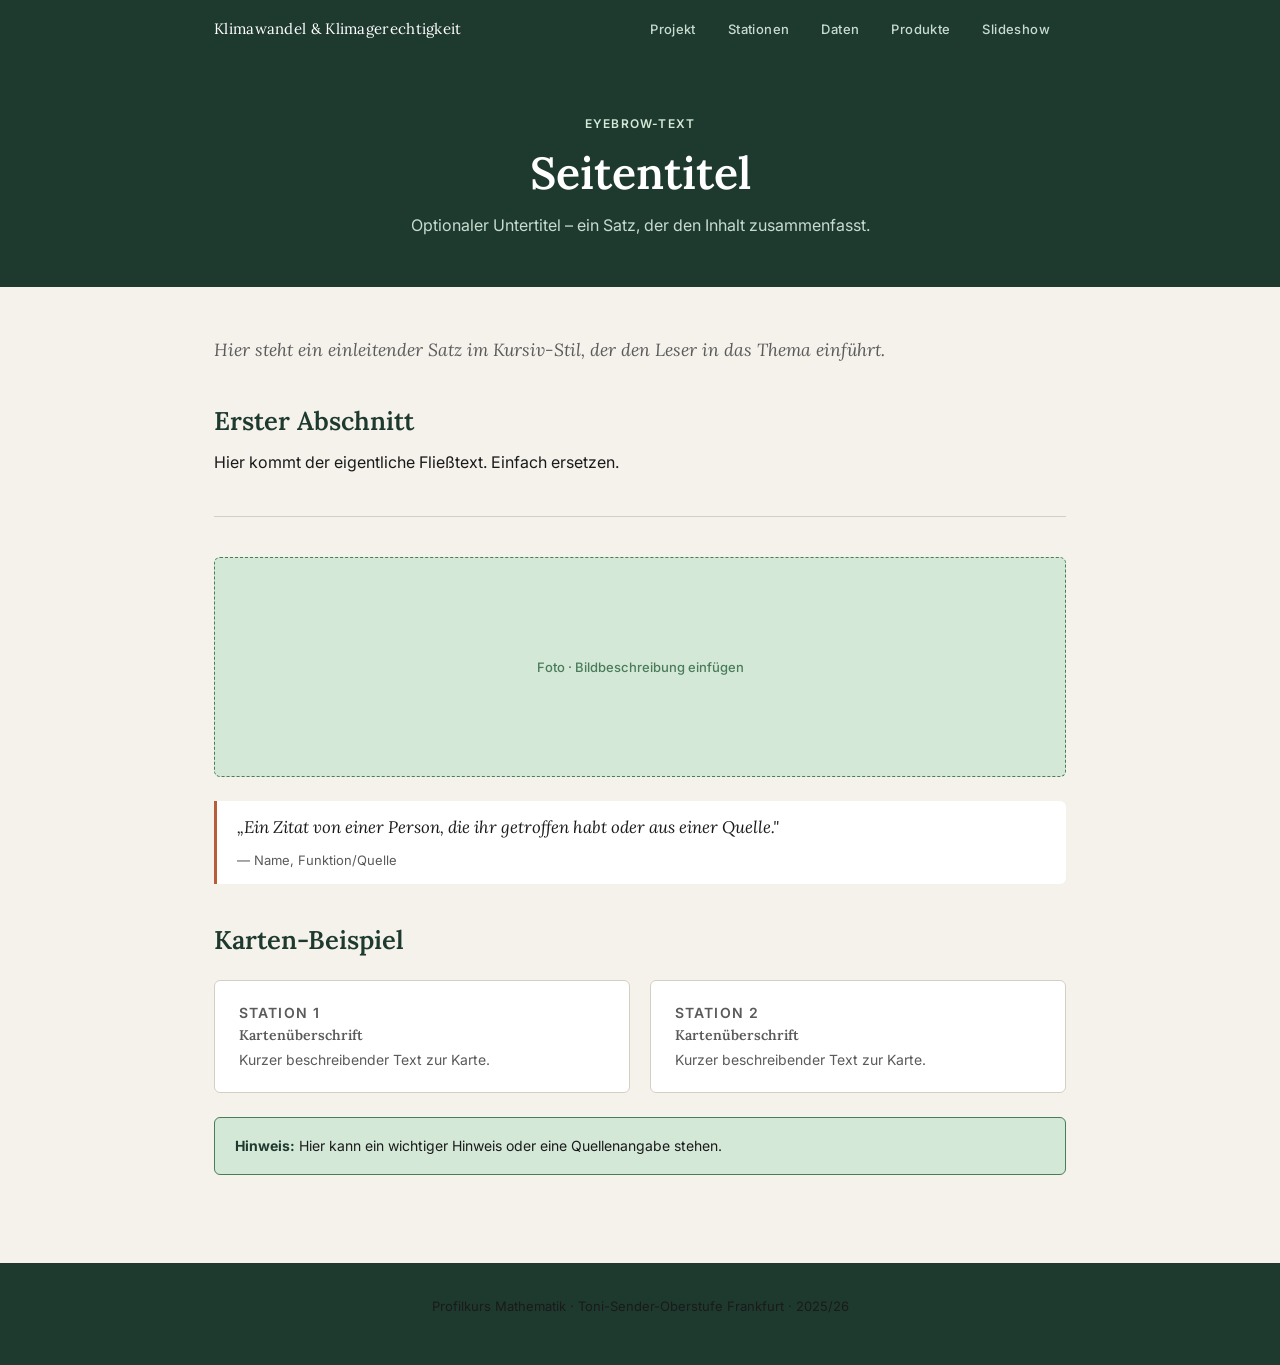
<file: vorlage.html>
<!DOCTYPE html>
<html lang="de">
<head>
  <meta charset="UTF-8">
  <meta name="viewport" content="width=device-width, initial-scale=1.0">

  <!-- Seitentitel anpassen -->
  <title>Seitenname – Klimawandel & Klimagerechtigkeit</title>

  <link rel="stylesheet" href="css/style.css">
</head>
<body>

  <!-- ═══ NAVIGATION (nicht verändern) ════════════════════════ -->
  <nav class="site-nav" aria-label="Hauptnavigation">
    <div class="site-nav__inner">
      <a class="site-nav__brand" href="index.html">Klimawandel &amp; Klimagerechtigkeit</a>
      <button class="site-nav__toggle" aria-label="Menü öffnen" aria-expanded="false">☰</button>
      <ul class="site-nav__links">
        <li><a href="index.html">Projekt</a></li>
        <li><a href="stationen.html">Stationen</a></li>
        <li><a href="daten.html">Daten</a></li>
        <li><a href="produkte.html">Produkte</a></li>
        <li><a href="slideshow.html">Slideshow</a></li>
      </ul>
    </div>
  </nav>

  <!-- ═══ SEITENKOPF ══════════════════════════════════════════ -->
  <!-- eyebrow: z.B. "Kapitel 2 von 5" oder Kategoriename      -->
  <!-- title:   Hauptüberschrift der Seite                      -->
  <!-- subtitle: ein kurzer beschreibender Satz (optional)      -->
  <header class="page-header">
    <p class="page-header__eyebrow">Eyebrow-Text</p>
    <h1 class="page-header__title">Seitentitel</h1>
    <p class="page-header__subtitle">Optionaler Untertitel – ein Satz, der den Inhalt zusammenfasst.</p>
  </header>

  <!-- ═══ HAUPTINHALT ═════════════════════════════════════════ -->
  <!-- Alles unterhalb hier frei befüllen.                      -->
  <!-- Verfügbare Bausteine: h2, h3, p, p.lead, blockquote,    -->
  <!-- .card-grid > .card, .img-placeholder, .infobox, hr.section-rule -->
  <main class="page-content">

    <!-- Beispiel: einleitender Absatz -->
    <p class="lead">Hier steht ein einleitender Satz im Kursiv-Stil, der den Leser in das Thema einführt.</p>

    <!-- Beispiel: Abschnitt mit Überschrift -->
    <h2>Erster Abschnitt</h2>
    <p>Hier kommt der eigentliche Fließtext. Einfach ersetzen.</p>

    <hr class="section-rule">

    <!-- Beispiel: Bild-Platzhalter -->
    <div class="img-placeholder">Foto · Bildbeschreibung einfügen</div>

    <!-- Beispiel: Zitatblock -->
    <blockquote>
      <p>„Ein Zitat von einer Person, die ihr getroffen habt oder aus einer Quelle."</p>
      <cite>— Name, Funktion/Quelle</cite>
    </blockquote>

    <!-- Beispiel: Karten-Grid (z.B. für Stationen, Fakten) -->
    <h2>Karten-Beispiel</h2>
    <div class="card-grid">
      <div class="card">
        <p class="card__label">Station 1</p>
        <p class="card__title">Kartenüberschrift</p>
        <p>Kurzer beschreibender Text zur Karte.</p>
      </div>
      <div class="card">
        <p class="card__label">Station 2</p>
        <p class="card__title">Kartenüberschrift</p>
        <p>Kurzer beschreibender Text zur Karte.</p>
      </div>
    </div>

    <!-- Beispiel: Infobox -->
    <div class="infobox">
      <strong>Hinweis:</strong> Hier kann ein wichtiger Hinweis oder eine Quellenangabe stehen.
    </div>

  </main>

  <!-- ═══ FOOTER (nicht verändern) ════════════════════════════ -->
  <footer class="site-footer">
    <p>Profilkurs Mathematik · Toni-Sender-Oberstufe Frankfurt · 2025/26</p>
  </footer>

  <script src="js/nav.js"></script>
</body>
</html>
</file>
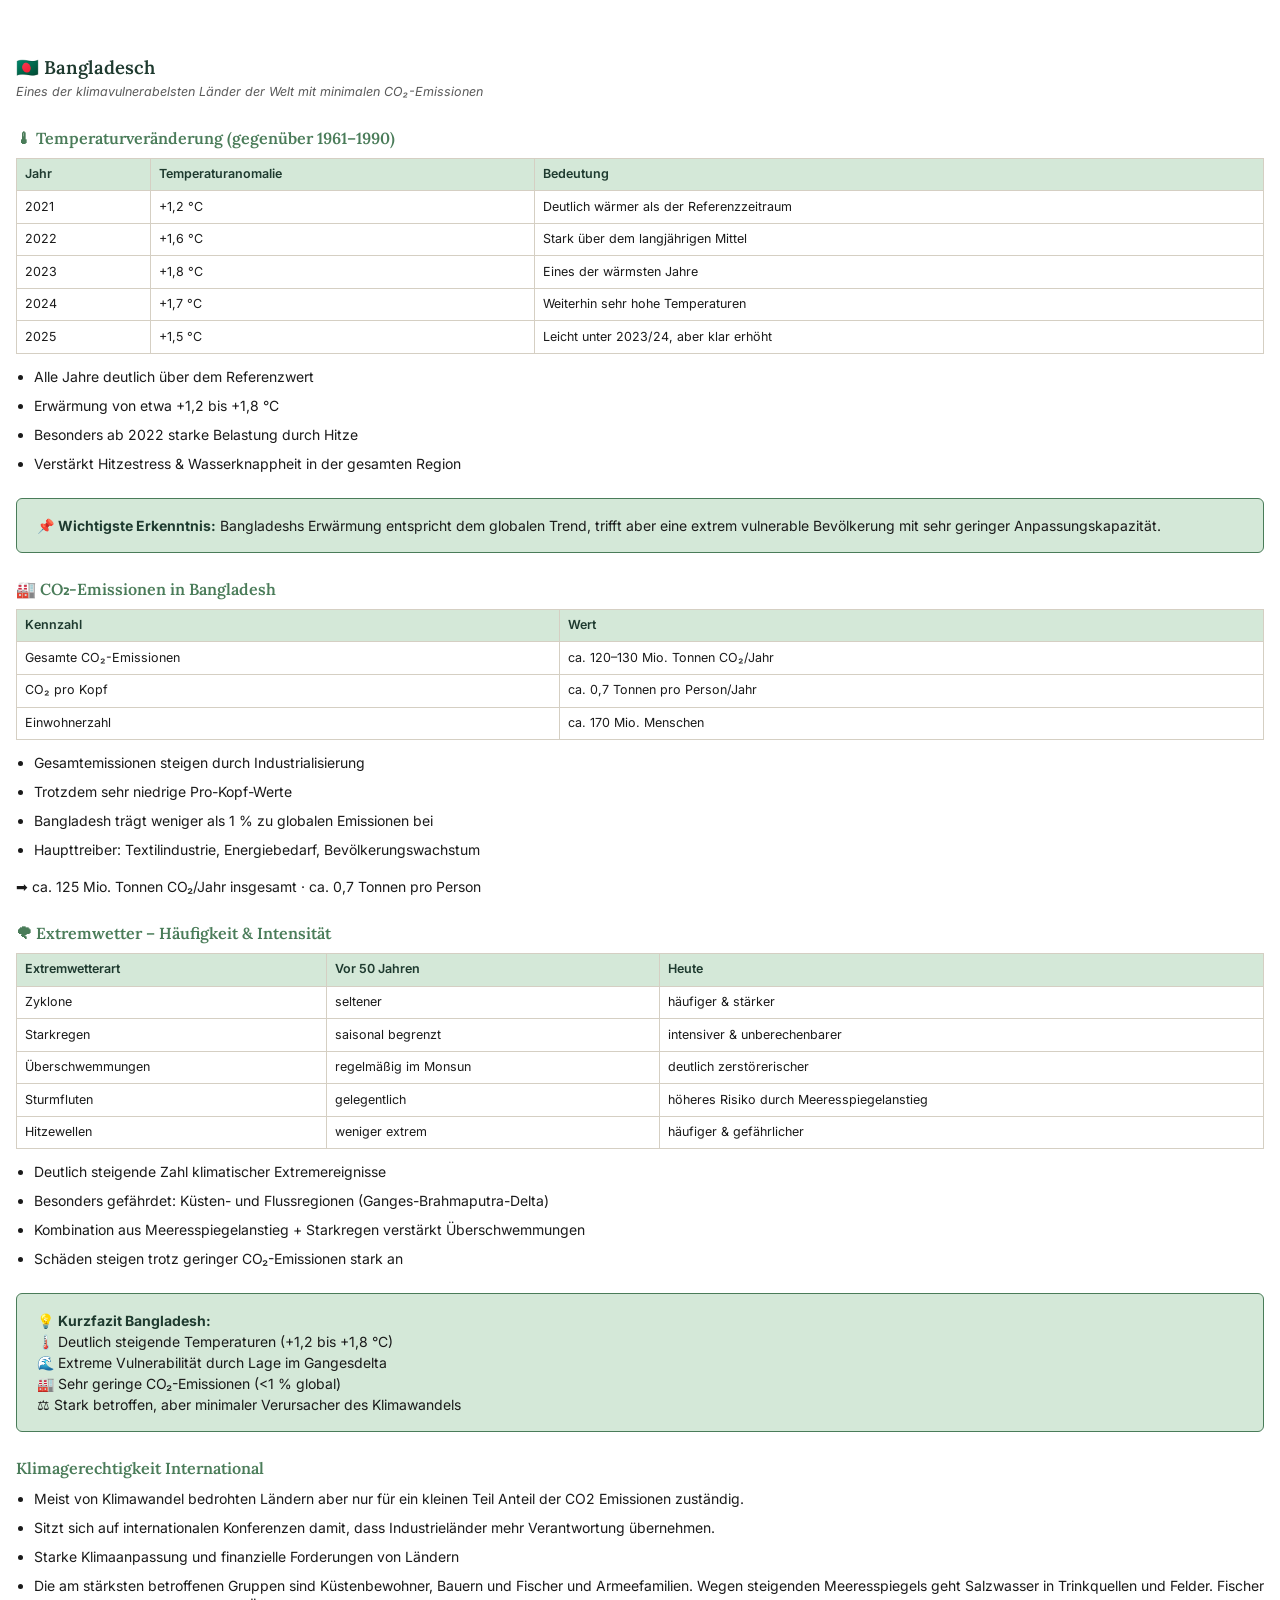
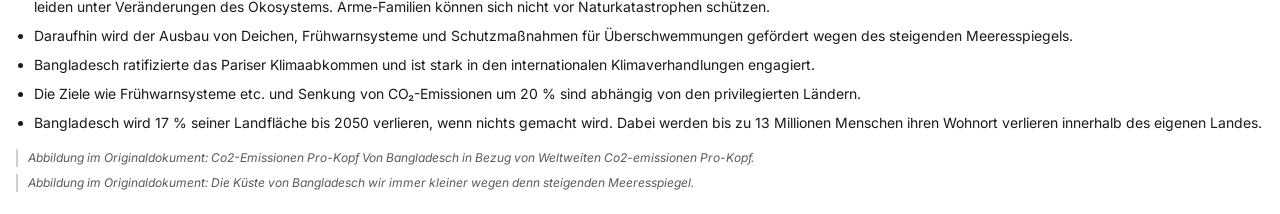
<file: laender/bangladesch.html>
<!DOCTYPE html>
<html lang="de">
<head>
  <meta charset="UTF-8">
  <meta name="viewport" content="width=device-width, initial-scale=1.0">
  <title>Bangladesch – Daten</title>
  <link rel="stylesheet" href="../css/style.css">
  <style>
    /* Diese Datei wird per iframe in der Karten-Popup auf daten.html angezeigt. */
    body {
      margin: 0;
      padding: 1rem;
      background: var(--col-surface);
      font-size: 14px;
      line-height: 1.5;
    }
    .popup-title {
      font-family: var(--font-display);
      font-size: 1.15rem;
      font-weight: 600;
      color: var(--col-nav);
      margin-bottom: 0.75rem;
    }
    .img-placeholder { height: 130px; margin: 0.75rem 0; font-size: 12px; }
    .popup-subtitle {
      font-size: 12.5px;
      color: var(--col-muted);
      margin: -0.5rem 0 1rem;
      font-style: italic;
    }
    h3.popup-h3 {
      font-family: var(--font-display);
      font-size: 1rem;
      font-weight: 600;
      color: var(--col-accent);
      margin: 1.5rem 0 0.5rem;
    }
    .data-table {
      width: 100%;
      border-collapse: collapse;
      font-size: 12.5px;
      margin: 0.5rem 0 0.75rem;
    }
    .data-table th, .data-table td {
      border: 1px solid var(--col-border);
      padding: 0.4rem 0.5rem;
      text-align: left;
      vertical-align: top;
    }
    .data-table th {
      background: var(--col-accent-lt);
      color: var(--col-nav);
      font-weight: 600;
    }
    ul.popup-list { margin: 0 0 1rem 1.1rem; }
    ul.popup-list li { margin-bottom: 0.5rem; }
    .figure-note {
      font-size: 12px;
      font-style: italic;
      color: var(--col-muted);
      border-left: 2px solid var(--col-border);
      padding-left: 0.6rem;
      margin: 0.4rem 0;
    }
  </style>
</head>
<body>

  <!-- ═══ Inhalt frei befüllbar: Text, Bilder, Zitate, Daten … ═══ -->

  <h2 class="popup-title">🇧🇩 Bangladesch</h2>
  <p class="popup-subtitle">Eines der klimavulnerabelsten Länder der Welt mit minimalen CO₂-Emissionen</p>

  <h3 class="popup-h3">🌡 Temperaturveränderung (gegenüber 1961–1990)</h3>
  <table class="data-table">
    <thead>
      <tr><th>Jahr</th><th>Temperaturanomalie</th><th>Bedeutung</th></tr>
    </thead>
    <tbody>
      <tr><td>2021</td><td>+1,2 °C</td><td>Deutlich wärmer als der Referenzzeitraum</td></tr>
      <tr><td>2022</td><td>+1,6 °C</td><td>Stark über dem langjährigen Mittel</td></tr>
      <tr><td>2023</td><td>+1,8 °C</td><td>Eines der wärmsten Jahre</td></tr>
      <tr><td>2024</td><td>+1,7 °C</td><td>Weiterhin sehr hohe Temperaturen</td></tr>
      <tr><td>2025</td><td>+1,5 °C</td><td>Leicht unter 2023/24, aber klar erhöht</td></tr>
    </tbody>
  </table>
  <ul class="popup-list">
    <li>Alle Jahre deutlich über dem Referenzwert</li>
    <li>Erwärmung von etwa +1,2 bis +1,8 °C</li>
    <li>Besonders ab 2022 starke Belastung durch Hitze</li>
    <li>Verstärkt Hitzestress &amp; Wasserknappheit in der gesamten Region</li>
  </ul>
  <div class="infobox">
    📌 <strong>Wichtigste Erkenntnis:</strong> Bangladeshs Erwärmung entspricht dem globalen Trend, trifft aber eine extrem vulnerable Bevölkerung mit sehr geringer Anpassungskapazität.
  </div>

  <h3 class="popup-h3">🏭 CO₂-Emissionen in Bangladesh</h3>
  <table class="data-table">
    <thead>
      <tr><th>Kennzahl</th><th>Wert</th></tr>
    </thead>
    <tbody>
      <tr><td>Gesamte CO₂-Emissionen</td><td>ca. 120–130 Mio. Tonnen CO₂/Jahr</td></tr>
      <tr><td>CO₂ pro Kopf</td><td>ca. 0,7 Tonnen pro Person/Jahr</td></tr>
      <tr><td>Einwohnerzahl</td><td>ca. 170 Mio. Menschen</td></tr>
    </tbody>
  </table>
  <ul class="popup-list">
    <li>Gesamtemissionen steigen durch Industrialisierung</li>
    <li>Trotzdem sehr niedrige Pro-Kopf-Werte</li>
    <li>Bangladesh trägt weniger als 1 % zu globalen Emissionen bei</li>
    <li>Haupttreiber: Textilindustrie, Energiebedarf, Bevölkerungswachstum</li>
  </ul>
  <p>➡ ca. 125 Mio. Tonnen CO₂/Jahr insgesamt · ca. 0,7 Tonnen pro Person</p>

  <h3 class="popup-h3">🌪 Extremwetter – Häufigkeit &amp; Intensität</h3>
  <table class="data-table">
    <thead>
      <tr><th>Extremwetterart</th><th>Vor 50 Jahren</th><th>Heute</th></tr>
    </thead>
    <tbody>
      <tr><td>Zyklone</td><td>seltener</td><td>häufiger &amp; stärker</td></tr>
      <tr><td>Starkregen</td><td>saisonal begrenzt</td><td>intensiver &amp; unberechenbarer</td></tr>
      <tr><td>Überschwemmungen</td><td>regelmäßig im Monsun</td><td>deutlich zerstörerischer</td></tr>
      <tr><td>Sturmfluten</td><td>gelegentlich</td><td>höheres Risiko durch Meeresspiegelanstieg</td></tr>
      <tr><td>Hitzewellen</td><td>weniger extrem</td><td>häufiger &amp; gefährlicher</td></tr>
    </tbody>
  </table>
  <ul class="popup-list">
    <li>Deutlich steigende Zahl klimatischer Extremereignisse</li>
    <li>Besonders gefährdet: Küsten- und Flussregionen (Ganges-Brahmaputra-Delta)</li>
    <li>Kombination aus Meeresspiegelanstieg + Starkregen verstärkt Überschwemmungen</li>
    <li>Schäden steigen trotz geringer CO₂-Emissionen stark an</li>
  </ul>

  <div class="infobox">
    💡 <strong>Kurzfazit Bangladesh:</strong><br>
    🌡️ Deutlich steigende Temperaturen (+1,2 bis +1,8 °C)<br>
    🌊 Extreme Vulnerabilität durch Lage im Gangesdelta<br>
    🏭 Sehr geringe CO₂-Emissionen (&lt;1 % global)<br>
    ⚖️ Stark betroffen, aber minimaler Verursacher des Klimawandels
  </div>

  <h3 class="popup-h3">Klimagerechtigkeit International</h3>

  <ul class="popup-list">
    <li>Meist von Klimawandel bedrohten Ländern aber nur für ein kleinen Teil Anteil der CO2 Emissionen zuständig.</li>
    <li>Sitzt sich auf internationalen Konferenzen damit, dass Industrieländer mehr Verantwortung übernehmen.</li>
    <li>Starke Klimaanpassung und finanzielle Forderungen von Ländern</li>
    <li>Die am stärksten betroffenen Gruppen sind Küstenbewohner, Bauern und Fischer und Armeefamilien. Wegen steigenden Meeresspiegels geht Salzwasser in Trinkquellen und Felder. Fischer leiden unter Veränderungen des Ökosystems. Arme-Familien können sich nicht vor Naturkatastrophen schützen.</li>
    <li>Daraufhin wird der Ausbau von Deichen, Frühwarnsysteme und Schutzmaßnahmen für Überschwemmungen gefördert wegen des steigenden Meeresspiegels.</li>
    <li>Bangladesch ratifizierte das Pariser Klimaabkommen und ist stark in den internationalen Klimaverhandlungen engagiert.</li>
    <li>Die Ziele wie Frühwarnsysteme etc. und Senkung von CO₂-Emissionen um 20 % sind abhängig von den privilegierten Ländern.</li>
    <li>Bangladesch wird 17 % seiner Landfläche bis 2050 verlieren, wenn nichts gemacht wird. Dabei werden bis zu 13 Millionen Menschen ihren Wohnort verlieren innerhalb des eigenen Landes.</li>
  </ul>

  <p class="figure-note">Abbildung im Originaldokument: Co2-Emissionen Pro-Kopf Von Bangladesch in Bezug von Weltweiten Co2-emissionen Pro-Kopf.</p>
  <p class="figure-note">Abbildung im Originaldokument: Die Küste von Bangladesch wir immer kleiner wegen denn steigenden Meeresspiegel.</p>

</body>
</html>
</file>
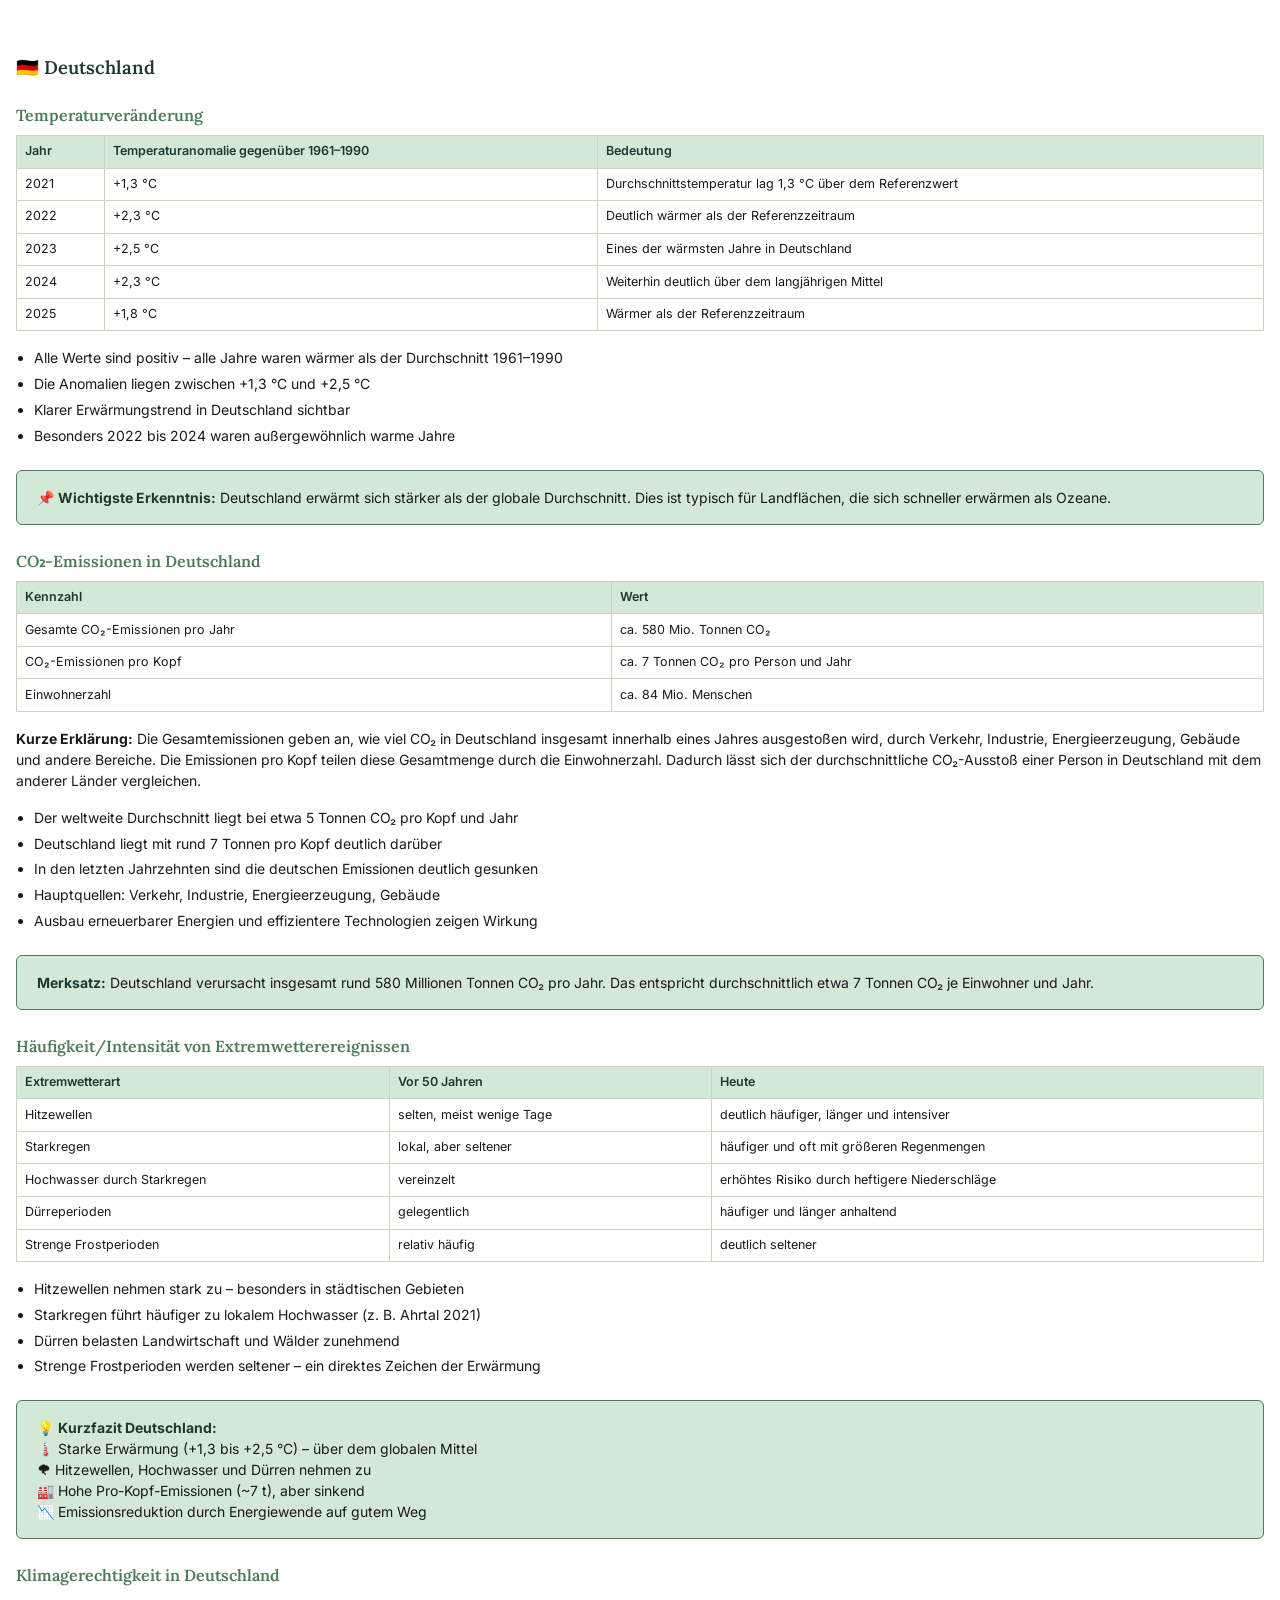
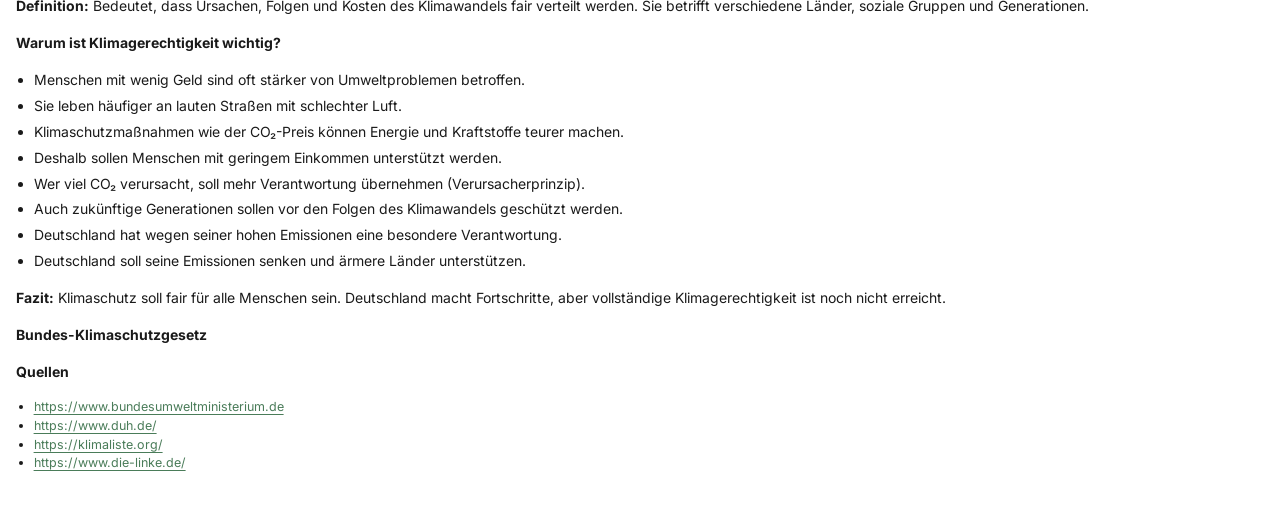
<file: laender/deutschland.html>
<!DOCTYPE html>
<html lang="de">
<head>
  <meta charset="UTF-8">
  <meta name="viewport" content="width=device-width, initial-scale=1.0">
  <title>Deutschland – Daten</title>
  <link rel="stylesheet" href="../css/style.css">
  <style>
    /* Diese Datei wird per iframe in der Karten-Popup auf daten.html angezeigt. */
    body {
      margin: 0;
      padding: 1rem;
      background: var(--col-surface);
      font-size: 14px;
      line-height: 1.5;
    }
    .popup-title {
      font-family: var(--font-display);
      font-size: 1.15rem;
      font-weight: 600;
      color: var(--col-nav);
      margin-bottom: 0.75rem;
    }
    .img-placeholder { height: 130px; margin: 0.75rem 0; font-size: 12px; }
    h3.popup-h3 {
      font-family: var(--font-display);
      font-size: 1rem;
      font-weight: 600;
      color: var(--col-accent);
      margin: 1.5rem 0 0.5rem;
    }
    .data-table {
      width: 100%;
      border-collapse: collapse;
      font-size: 12.5px;
      margin: 0.5rem 0 1rem;
    }
    .data-table th, .data-table td {
      border: 1px solid var(--col-border);
      padding: 0.4rem 0.5rem;
      text-align: left;
      vertical-align: top;
    }
    .data-table th {
      background: var(--col-accent-lt);
      color: var(--col-nav);
      font-weight: 600;
    }
    ul.popup-list { margin: 0 0 1rem 1.1rem; }
    ul.popup-list li { margin-bottom: 0.3rem; }
    .quellen-list { margin: 0 0 1rem 1.1rem; font-size: 12.5px; }
    .quellen-list a { word-break: break-all; }
  </style>
</head>
<body>

  <!-- ═══ Inhalt frei befüllbar: Text, Bilder, Zitate, Daten … ═══ -->

  <h2 class="popup-title">🇩🇪 Deutschland</h2>


  <h3 class="popup-h3">Temperaturveränderung</h3>
  <table class="data-table">
    <thead>
      <tr><th>Jahr</th><th>Temperaturanomalie gegenüber 1961–1990</th><th>Bedeutung</th></tr>
    </thead>
    <tbody>
      <tr><td>2021</td><td>+1,3 °C</td><td>Durchschnittstemperatur lag 1,3 °C über dem Referenzwert</td></tr>
      <tr><td>2022</td><td>+2,3 °C</td><td>Deutlich wärmer als der Referenzzeitraum</td></tr>
      <tr><td>2023</td><td>+2,5 °C</td><td>Eines der wärmsten Jahre in Deutschland</td></tr>
      <tr><td>2024</td><td>+2,3 °C</td><td>Weiterhin deutlich über dem langjährigen Mittel</td></tr>
      <tr><td>2025</td><td>+1,8 °C</td><td>Wärmer als der Referenzzeitraum</td></tr>
    </tbody>
  </table>
  <ul class="popup-list">
    <li>Alle Werte sind positiv – alle Jahre waren wärmer als der Durchschnitt 1961–1990</li>
    <li>Die Anomalien liegen zwischen +1,3 °C und +2,5 °C</li>
    <li>Klarer Erwärmungstrend in Deutschland sichtbar</li>
    <li>Besonders 2022 bis 2024 waren außergewöhnlich warme Jahre</li>
  </ul>
  <div class="infobox">
    📌 <strong>Wichtigste Erkenntnis:</strong> Deutschland erwärmt sich stärker als der globale Durchschnitt. Dies ist typisch für Landflächen, die sich schneller erwärmen als Ozeane.
  </div>

  <h3 class="popup-h3">CO₂-Emissionen in Deutschland</h3>
  <table class="data-table">
    <thead>
      <tr><th>Kennzahl</th><th>Wert</th></tr>
    </thead>
    <tbody>
      <tr><td>Gesamte CO₂-Emissionen pro Jahr</td><td>ca. 580 Mio. Tonnen CO₂</td></tr>
      <tr><td>CO₂-Emissionen pro Kopf</td><td>ca. 7 Tonnen CO₂ pro Person und Jahr</td></tr>
      <tr><td>Einwohnerzahl</td><td>ca. 84 Mio. Menschen</td></tr>
    </tbody>
  </table>

  <p><strong>Kurze Erklärung:</strong> Die Gesamtemissionen geben an, wie viel CO₂ in Deutschland insgesamt innerhalb eines Jahres ausgestoßen wird, durch Verkehr, Industrie, Energieerzeugung, Gebäude und andere Bereiche. Die Emissionen pro Kopf teilen diese Gesamtmenge durch die Einwohnerzahl. Dadurch lässt sich der durchschnittliche CO₂-Ausstoß einer Person in Deutschland mit dem anderer Länder vergleichen.</p>

  <ul class="popup-list">
    <li>Der weltweite Durchschnitt liegt bei etwa 5 Tonnen CO₂ pro Kopf und Jahr</li>
    <li>Deutschland liegt mit rund 7 Tonnen pro Kopf deutlich darüber</li>
    <li>In den letzten Jahrzehnten sind die deutschen Emissionen deutlich gesunken</li>
    <li>Hauptquellen: Verkehr, Industrie, Energieerzeugung, Gebäude</li>
    <li>Ausbau erneuerbarer Energien und effizientere Technologien zeigen Wirkung</li>
  </ul>

  <div class="infobox">
    <strong>Merksatz:</strong> Deutschland verursacht insgesamt rund 580 Millionen Tonnen CO₂ pro Jahr. Das entspricht durchschnittlich etwa 7 Tonnen CO₂ je Einwohner und Jahr.
  </div>

  <h3 class="popup-h3">Häufigkeit/Intensität von Extremwetterereignissen</h3>
  <table class="data-table">
    <thead>
      <tr><th>Extremwetterart</th><th>Vor 50 Jahren</th><th>Heute</th></tr>
    </thead>
    <tbody>
      <tr><td>Hitzewellen</td><td>selten, meist wenige Tage</td><td>deutlich häufiger, länger und intensiver</td></tr>
      <tr><td>Starkregen</td><td>lokal, aber seltener</td><td>häufiger und oft mit größeren Regenmengen</td></tr>
      <tr><td>Hochwasser durch Starkregen</td><td>vereinzelt</td><td>erhöhtes Risiko durch heftigere Niederschläge</td></tr>
      <tr><td>Dürreperioden</td><td>gelegentlich</td><td>häufiger und länger anhaltend</td></tr>
      <tr><td>Strenge Frostperioden</td><td>relativ häufig</td><td>deutlich seltener</td></tr>
    </tbody>
  </table>
  <ul class="popup-list">
    <li>Hitzewellen nehmen stark zu – besonders in städtischen Gebieten</li>
    <li>Starkregen führt häufiger zu lokalem Hochwasser (z. B. Ahrtal 2021)</li>
    <li>Dürren belasten Landwirtschaft und Wälder zunehmend</li>
    <li>Strenge Frostperioden werden seltener – ein direktes Zeichen der Erwärmung</li>
  </ul>

  <div class="infobox">
    💡 <strong>Kurzfazit Deutschland:</strong><br>
    🌡️ Starke Erwärmung (+1,3 bis +2,5 °C) – über dem globalen Mittel<br>
    🌪 Hitzewellen, Hochwasser und Dürren nehmen zu<br>
    🏭 Hohe Pro-Kopf-Emissionen (~7 t), aber sinkend<br>
    📉 Emissionsreduktion durch Energiewende auf gutem Weg
  </div>

  <h3 class="popup-h3">Klimagerechtigkeit in Deutschland</h3>

  <p><strong>Definition:</strong> Bedeutet, dass Ursachen, Folgen und Kosten des Klimawandels fair verteilt werden. Sie betrifft verschiedene Länder, soziale Gruppen und Generationen.</p>

  <p><strong>Warum ist Klimagerechtigkeit wichtig?</strong></p>
  <ul class="popup-list">
    <li>Menschen mit wenig Geld sind oft stärker von Umweltproblemen betroffen.</li>
    <li>Sie leben häufiger an lauten Straßen mit schlechter Luft.</li>
    <li>Klimaschutzmaßnahmen wie der CO₂-Preis können Energie und Kraftstoffe teurer machen.</li>
    <li>Deshalb sollen Menschen mit geringem Einkommen unterstützt werden.</li>
    <li>Wer viel CO₂ verursacht, soll mehr Verantwortung übernehmen (Verursacherprinzip).</li>
    <li>Auch zukünftige Generationen sollen vor den Folgen des Klimawandels geschützt werden.</li>
    <li>Deutschland hat wegen seiner hohen Emissionen eine besondere Verantwortung.</li>
    <li>Deutschland soll seine Emissionen senken und ärmere Länder unterstützen.</li>
  </ul>

  <p><strong>Fazit:</strong> Klimaschutz soll fair für alle Menschen sein. Deutschland macht Fortschritte, aber vollständige Klimagerechtigkeit ist noch nicht erreicht.</p>

  <p><strong>Bundes-Klimaschutzgesetz</strong></p>

  <p><strong>Quellen</strong></p>
  <ul class="quellen-list">
    <li><a href="https://www.bundesumweltministerium.de" target="_blank" rel="noopener">https://www.bundesumweltministerium.de</a></li>
    <li><a href="https://www.duh.de/" target="_blank" rel="noopener">https://www.duh.de/</a></li>
    <li><a href="https://klimaliste.org/" target="_blank" rel="noopener">https://klimaliste.org/</a></li>
    <li><a href="https://www.die-linke.de/" target="_blank" rel="noopener">https://www.die-linke.de/</a></li>
  </ul>

</body>
</html>
</file>
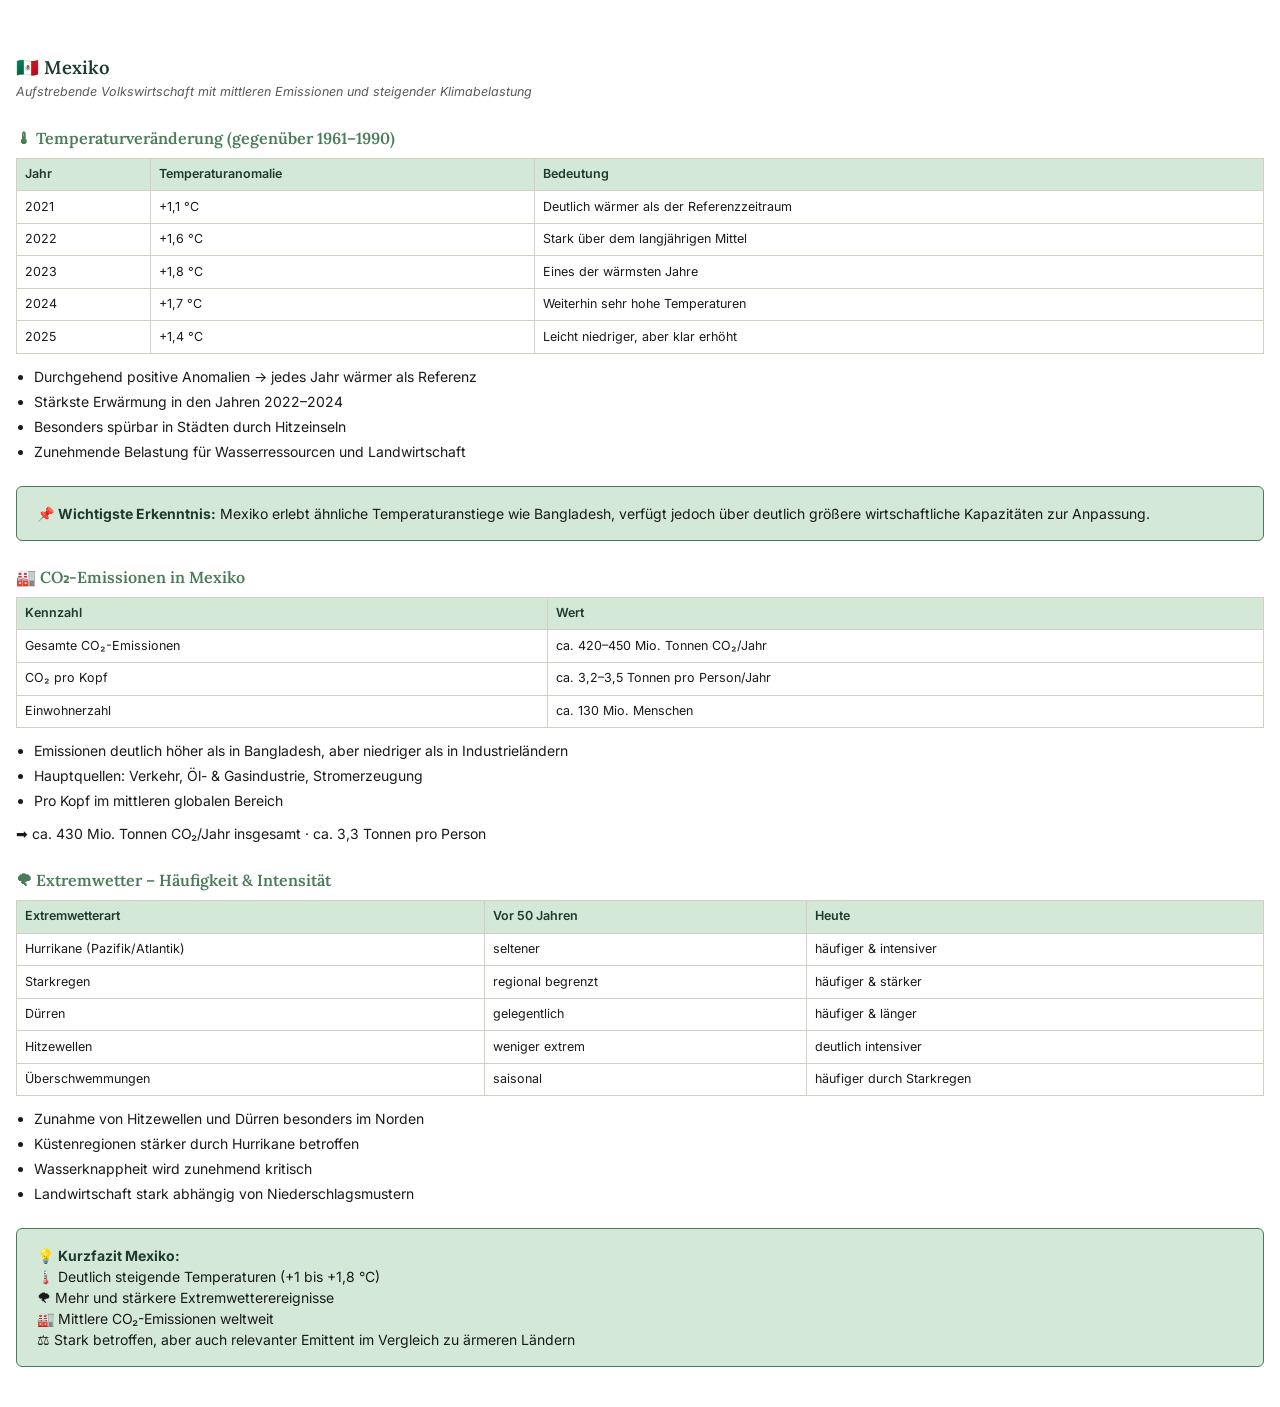
<file: laender/mexiko.html>
<!DOCTYPE html>
<html lang="de">
<head>
  <meta charset="UTF-8">
  <meta name="viewport" content="width=device-width, initial-scale=1.0">
  <title>Mexiko – Daten</title>
  <link rel="stylesheet" href="../css/style.css">
  <style>
    /* Diese Datei wird per iframe in der Karten-Popup auf daten.html angezeigt. */
    body {
      margin: 0;
      padding: 1rem;
      background: var(--col-surface);
      font-size: 14px;
      line-height: 1.5;
    }
    .popup-title {
      font-family: var(--font-display);
      font-size: 1.15rem;
      font-weight: 600;
      color: var(--col-nav);
      margin-bottom: 0.75rem;
    }
    .popup-subtitle {
      font-size: 12.5px;
      color: var(--col-muted);
      margin: -0.5rem 0 1rem;
      font-style: italic;
    }
    .img-placeholder { height: 130px; margin: 0.75rem 0; font-size: 12px; }
    h3.popup-h3 {
      font-family: var(--font-display);
      font-size: 1rem;
      font-weight: 600;
      color: var(--col-accent);
      margin: 1.5rem 0 0.5rem;
    }
    .data-table {
      width: 100%;
      border-collapse: collapse;
      font-size: 12.5px;
      margin: 0.5rem 0 0.75rem;
    }
    .data-table th, .data-table td {
      border: 1px solid var(--col-border);
      padding: 0.4rem 0.5rem;
      text-align: left;
      vertical-align: top;
    }
    .data-table th {
      background: var(--col-accent-lt);
      color: var(--col-nav);
      font-weight: 600;
    }
    ul.popup-list { margin: 0 0 0.75rem 1.1rem; }
    ul.popup-list li { margin-bottom: 0.25rem; }
  </style>
</head>
<body>

  <!-- ═══ Inhalt frei befüllbar: Text, Bilder, Zitate, Daten … ═══ -->

  <h2 class="popup-title">🇲🇽 Mexiko</h2>
  <p class="popup-subtitle">Aufstrebende Volkswirtschaft mit mittleren Emissionen und steigender Klimabelastung</p>


  <h3 class="popup-h3">🌡 Temperaturveränderung (gegenüber 1961–1990)</h3>
  <table class="data-table">
    <thead>
      <tr><th>Jahr</th><th>Temperaturanomalie</th><th>Bedeutung</th></tr>
    </thead>
    <tbody>
      <tr><td>2021</td><td>+1,1 °C</td><td>Deutlich wärmer als der Referenzzeitraum</td></tr>
      <tr><td>2022</td><td>+1,6 °C</td><td>Stark über dem langjährigen Mittel</td></tr>
      <tr><td>2023</td><td>+1,8 °C</td><td>Eines der wärmsten Jahre</td></tr>
      <tr><td>2024</td><td>+1,7 °C</td><td>Weiterhin sehr hohe Temperaturen</td></tr>
      <tr><td>2025</td><td>+1,4 °C</td><td>Leicht niedriger, aber klar erhöht</td></tr>
    </tbody>
  </table>
  <ul class="popup-list">
    <li>Durchgehend positive Anomalien → jedes Jahr wärmer als Referenz</li>
    <li>Stärkste Erwärmung in den Jahren 2022–2024</li>
    <li>Besonders spürbar in Städten durch Hitzeinseln</li>
    <li>Zunehmende Belastung für Wasserressourcen und Landwirtschaft</li>
  </ul>
  <div class="infobox">
    📌 <strong>Wichtigste Erkenntnis:</strong> Mexiko erlebt ähnliche Temperaturanstiege wie Bangladesh, verfügt jedoch über deutlich größere wirtschaftliche Kapazitäten zur Anpassung.
  </div>

  <h3 class="popup-h3">🏭 CO₂-Emissionen in Mexiko</h3>
  <table class="data-table">
    <thead>
      <tr><th>Kennzahl</th><th>Wert</th></tr>
    </thead>
    <tbody>
      <tr><td>Gesamte CO₂-Emissionen</td><td>ca. 420–450 Mio. Tonnen CO₂/Jahr</td></tr>
      <tr><td>CO₂ pro Kopf</td><td>ca. 3,2–3,5 Tonnen pro Person/Jahr</td></tr>
      <tr><td>Einwohnerzahl</td><td>ca. 130 Mio. Menschen</td></tr>
    </tbody>
  </table>
  <ul class="popup-list">
    <li>Emissionen deutlich höher als in Bangladesh, aber niedriger als in Industrieländern</li>
    <li>Hauptquellen: Verkehr, Öl- &amp; Gasindustrie, Stromerzeugung</li>
    <li>Pro Kopf im mittleren globalen Bereich</li>
  </ul>
  <p>➡ ca. 430 Mio. Tonnen CO₂/Jahr insgesamt · ca. 3,3 Tonnen pro Person</p>

  <h3 class="popup-h3">🌪 Extremwetter – Häufigkeit &amp; Intensität</h3>
  <table class="data-table">
    <thead>
      <tr><th>Extremwetterart</th><th>Vor 50 Jahren</th><th>Heute</th></tr>
    </thead>
    <tbody>
      <tr><td>Hurrikane (Pazifik/Atlantik)</td><td>seltener</td><td>häufiger &amp; intensiver</td></tr>
      <tr><td>Starkregen</td><td>regional begrenzt</td><td>häufiger &amp; stärker</td></tr>
      <tr><td>Dürren</td><td>gelegentlich</td><td>häufiger &amp; länger</td></tr>
      <tr><td>Hitzewellen</td><td>weniger extrem</td><td>deutlich intensiver</td></tr>
      <tr><td>Überschwemmungen</td><td>saisonal</td><td>häufiger durch Starkregen</td></tr>
    </tbody>
  </table>
  <ul class="popup-list">
    <li>Zunahme von Hitzewellen und Dürren besonders im Norden</li>
    <li>Küstenregionen stärker durch Hurrikane betroffen</li>
    <li>Wasserknappheit wird zunehmend kritisch</li>
    <li>Landwirtschaft stark abhängig von Niederschlagsmustern</li>
  </ul>

  <div class="infobox">
    💡 <strong>Kurzfazit Mexiko:</strong><br>
    🌡️ Deutlich steigende Temperaturen (+1 bis +1,8 °C)<br>
    🌪 Mehr und stärkere Extremwetterereignisse<br>
    🏭 Mittlere CO₂-Emissionen weltweit<br>
    ⚖️ Stark betroffen, aber auch relevanter Emittent im Vergleich zu ärmeren Ländern
  </div>

</body>
</html>
</file>
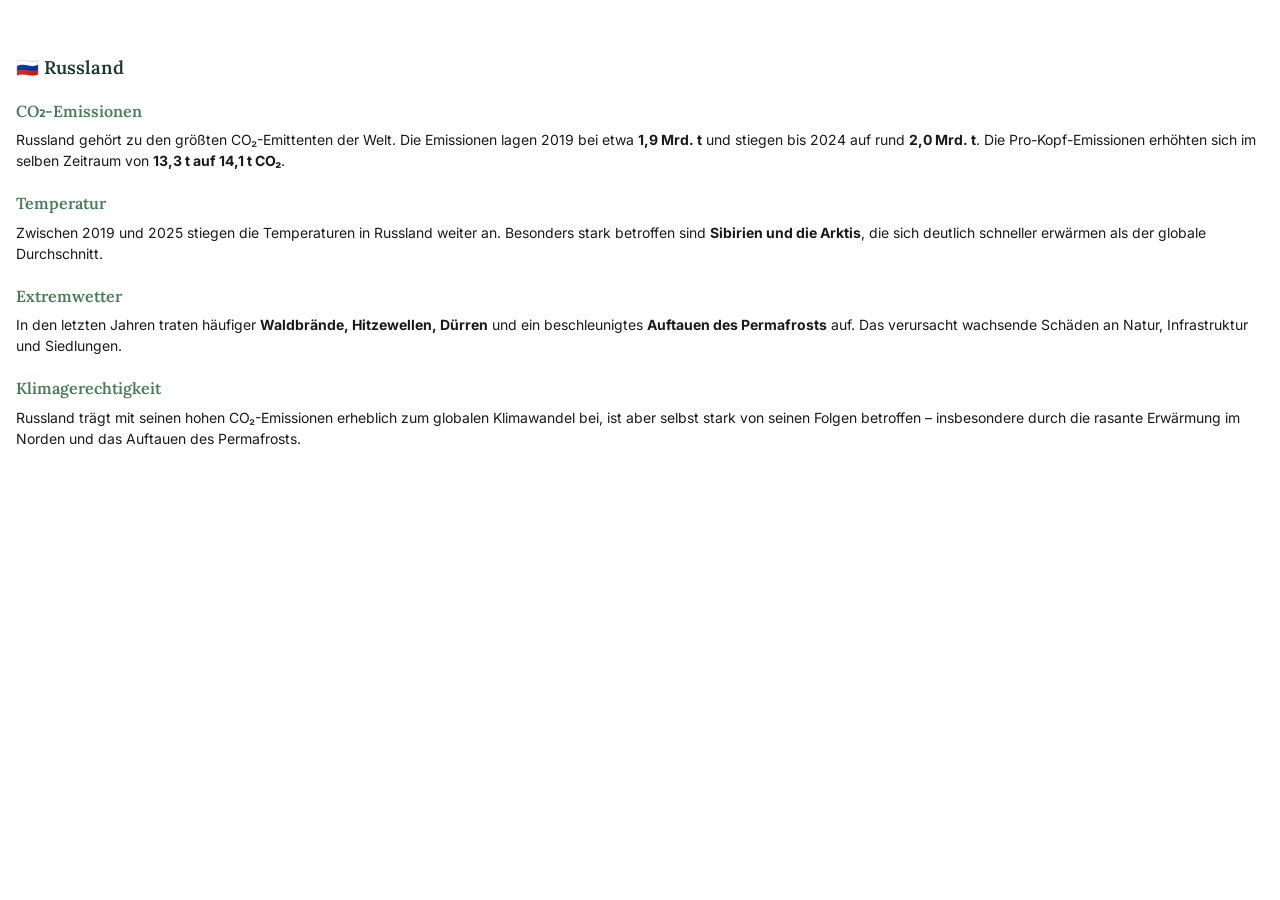
<file: laender/russland.html>
<!DOCTYPE html>
<html lang="de">
<head>
  <meta charset="UTF-8">
  <meta name="viewport" content="width=device-width, initial-scale=1.0">
  <title>Russland – Daten</title>
  <link rel="stylesheet" href="../css/style.css">
  <style>
    /* Diese Datei wird per iframe in der Karten-Popup auf daten.html angezeigt. */
    body {
      margin: 0;
      padding: 1rem;
      background: var(--col-surface);
      font-size: 14px;
      line-height: 1.5;
    }
    .popup-title {
      font-family: var(--font-display);
      font-size: 1.15rem;
      font-weight: 600;
      color: var(--col-nav);
      margin-bottom: 0.75rem;
    }
    .img-placeholder { height: 130px; margin: 0.75rem 0; font-size: 12px; }
    h3.popup-h3 {
      font-family: var(--font-display);
      font-size: 1rem;
      font-weight: 600;
      color: var(--col-accent);
      margin: 1.25rem 0 0.4rem;
    }
  </style>
</head>
<body>

  <!-- ═══ Inhalt frei befüllbar: Text, Bilder, Zitate, Daten … ═══ -->

  <h2 class="popup-title">🇷🇺 Russland</h2>

  <h3 class="popup-h3">CO₂-Emissionen</h3>
  <p>Russland gehört zu den größten CO₂-Emittenten der Welt. Die Emissionen lagen 2019 bei etwa <strong>1,9 Mrd. t</strong> und stiegen bis 2024 auf rund <strong>2,0 Mrd. t</strong>. Die Pro-Kopf-Emissionen erhöhten sich im selben Zeitraum von <strong>13,3 t auf 14,1 t CO₂</strong>.</p>

  <h3 class="popup-h3">Temperatur</h3>
  <p>Zwischen 2019 und 2025 stiegen die Temperaturen in Russland weiter an. Besonders stark betroffen sind <strong>Sibirien und die Arktis</strong>, die sich deutlich schneller erwärmen als der globale Durchschnitt.</p>

  <h3 class="popup-h3">Extremwetter</h3>
  <p>In den letzten Jahren traten häufiger <strong>Waldbrände, Hitzewellen, Dürren</strong> und ein beschleunigtes <strong>Auftauen des Permafrosts</strong> auf. Das verursacht wachsende Schäden an Natur, Infrastruktur und Siedlungen.</p>

  <h3 class="popup-h3">Klimagerechtigkeit</h3>
  <p>Russland trägt mit seinen hohen CO₂-Emissionen erheblich zum globalen Klimawandel bei, ist aber selbst stark von seinen Folgen betroffen – insbesondere durch die rasante Erwärmung im Norden und das Auftauen des Permafrosts.</p>

</body>
</html>
</file>
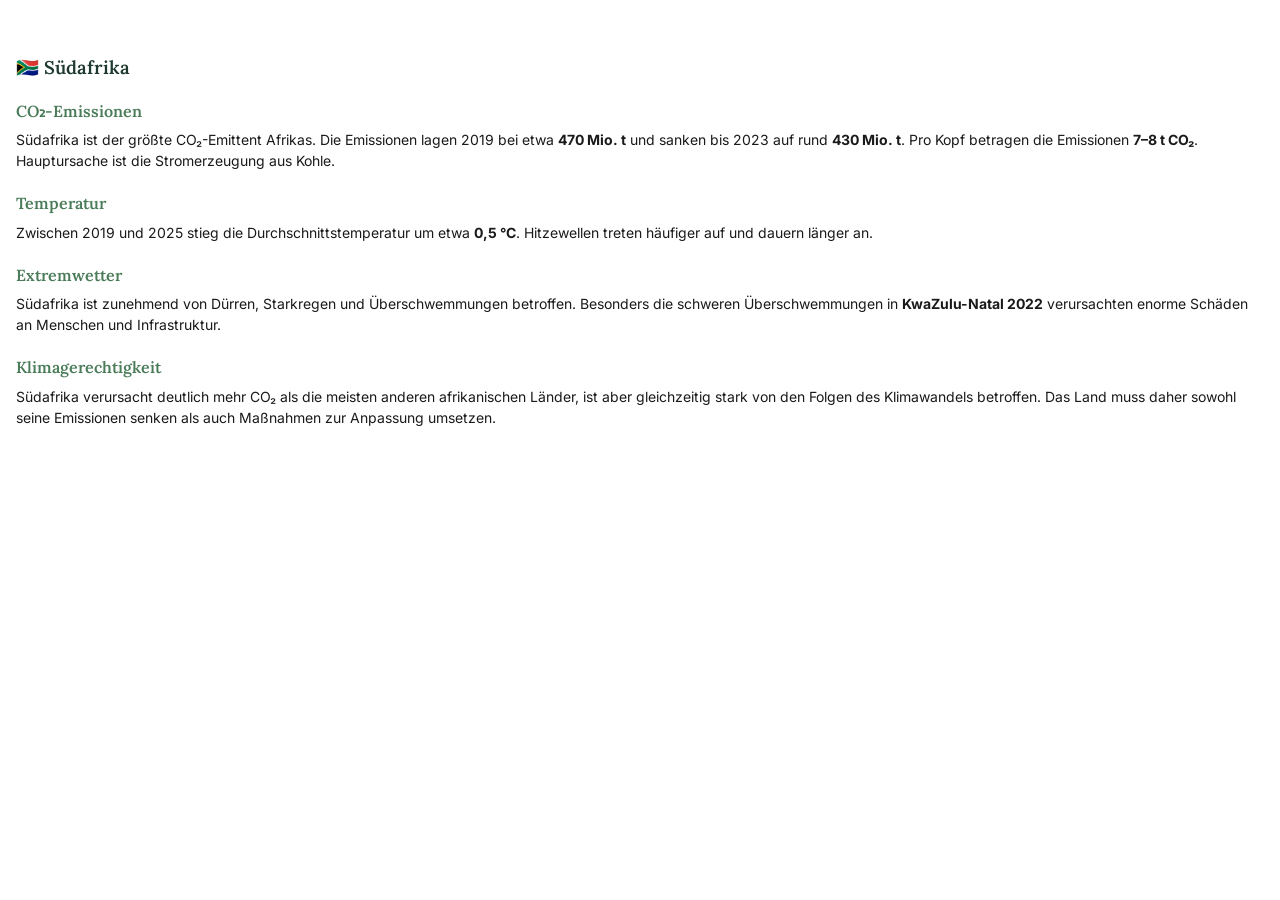
<file: laender/suedafrika.html>
<!DOCTYPE html>
<html lang="de">
<head>
  <meta charset="UTF-8">
  <meta name="viewport" content="width=device-width, initial-scale=1.0">
  <title>Südafrika – Daten</title>
  <link rel="stylesheet" href="../css/style.css">
  <style>
    /* Diese Datei wird per iframe in der Karten-Popup auf daten.html angezeigt. */
    body {
      margin: 0;
      padding: 1rem;
      background: var(--col-surface);
      font-size: 14px;
      line-height: 1.5;
    }
    .popup-title {
      font-family: var(--font-display);
      font-size: 1.15rem;
      font-weight: 600;
      color: var(--col-nav);
      margin-bottom: 0.75rem;
    }
    .img-placeholder { height: 130px; margin: 0.75rem 0; font-size: 12px; }
    h3.popup-h3 {
      font-family: var(--font-display);
      font-size: 1rem;
      font-weight: 600;
      color: var(--col-accent);
      margin: 1.25rem 0 0.4rem;
    }
  </style>
</head>
<body>

  <!-- ═══ Inhalt frei befüllbar: Text, Bilder, Zitate, Daten … ═══ -->

  <h2 class="popup-title">🇿🇦 Südafrika</h2>

  <h3 class="popup-h3">CO₂-Emissionen</h3>
  <p>Südafrika ist der größte CO₂-Emittent Afrikas. Die Emissionen lagen 2019 bei etwa <strong>470 Mio. t</strong> und sanken bis 2023 auf rund <strong>430 Mio. t</strong>. Pro Kopf betragen die Emissionen <strong>7–8 t CO₂</strong>. Hauptursache ist die Stromerzeugung aus Kohle.</p>

  <h3 class="popup-h3">Temperatur</h3>
  <p>Zwischen 2019 und 2025 stieg die Durchschnittstemperatur um etwa <strong>0,5 °C</strong>. Hitzewellen treten häufiger auf und dauern länger an.</p>

  <h3 class="popup-h3">Extremwetter</h3>
  <p>Südafrika ist zunehmend von Dürren, Starkregen und Überschwemmungen betroffen. Besonders die schweren Überschwemmungen in <strong>KwaZulu-Natal 2022</strong> verursachten enorme Schäden an Menschen und Infrastruktur.</p>

  <h3 class="popup-h3">Klimagerechtigkeit</h3>
  <p>Südafrika verursacht deutlich mehr CO₂ als die meisten anderen afrikanischen Länder, ist aber gleichzeitig stark von den Folgen des Klimawandels betroffen. Das Land muss daher sowohl seine Emissionen senken als auch Maßnahmen zur Anpassung umsetzen.</p>

</body>
</html>
</file>
<file: css/style.css>
/* ============================================================
   Profilkurs – Klimawandel & Klimagerechtigkeit
   Gemeinsames Stylesheet · Design: Editorial / Grüntöne
   ============================================================ */

@import url('https://fonts.googleapis.com/css2?family=Lora:ital,wght@0,400;0,600;1,400&family=Inter:wght@400;500;600&display=swap');

/* --- Tokens ------------------------------------------------- */
:root {
  --col-bg:         #f5f2ec;        /* warmes Creme */
  --col-surface:    #ffffff;
  --col-nav:        #1e3a2f;        /* tiefes Waldgrün */
  --col-nav-hover:  #2d5540;
  --col-accent:     #4a7c59;        /* mittleres Grün */
  --col-accent-lt:  #d4e8d8;        /* helles Grün */
  --col-terra:      #b85c3a;        /* Terrakotta-Akzent */
  --col-text:       #1a1a1a;
  --col-muted:      #5a5a5a;
  --col-border:     #d5cfc3;
  --col-footer-bg:  #1e3a2f;
  --col-footer-txt: #c8dbd0;

  --font-display: 'Lora', Georgia, serif;
  --font-body:    'Inter', system-ui, sans-serif;

  --max-width: 900px;
  --radius:    6px;
}

/* --- Reset -------------------------------------------------- */
*, *::before, *::after { box-sizing: border-box; margin: 0; padding: 0; }

html { scroll-behavior: smooth; }

body {
  background: var(--col-bg);
  color: var(--col-text);
  font-family: var(--font-body);
  font-size: 16px;
  line-height: 1.7;
}

/* --- Navigation -------------------------------------------- */
.site-nav {
  background: var(--col-nav);
  position: sticky;
  top: 0;
  z-index: 100;
}

.site-nav__inner {
  max-width: var(--max-width);
  margin: 0 auto;
  padding: 0 1.5rem;
  display: flex;
  align-items: center;
  gap: 0;
}

.site-nav__brand {
  font-family: var(--font-display);
  font-size: 15px;
  color: #fff;
  text-decoration: none;
  padding: 1rem 0;
  margin-right: auto;
  letter-spacing: 0.02em;
}

.site-nav__links {
  display: flex;
  list-style: none;
  gap: 0;
}

.site-nav__links a {
  display: block;
  padding: 1rem 1rem;
  color: var(--col-footer-txt);
  text-decoration: none;
  font-size: 13px;
  font-weight: 500;
  letter-spacing: 0.03em;
  transition: color 0.15s, background 0.15s;
}

.site-nav__links a:hover,
.site-nav__links a.active {
  color: #fff;
  background: var(--col-nav-hover);
}

.site-nav__toggle {
  display: none;
  background: none;
  border: none;
  color: #fff;
  font-size: 1.5rem;
  cursor: pointer;
  padding: 0.75rem 0.25rem;
  line-height: 1;
  margin-left: auto;
}

.table-scroll {
  overflow-x: auto;
  -webkit-overflow-scrolling: touch;
  margin: 1rem 0 1.5rem;
  border-radius: var(--radius);
}

.table-scroll .data-table {
  margin: 0;
  min-width: 500px;
}

/* --- Page header (pro Seite individuell) ------------------- */
.page-header {
  background: var(--col-nav);
  color: #fff;
  padding: 3.5rem 1.5rem 3rem;
  text-align: center;
}

.page-header__eyebrow {
  font-family: var(--font-body);
  font-size: 12px;
  font-weight: 600;
  letter-spacing: 0.1em;
  text-transform: uppercase;
  color: var(--col-accent-lt);
  margin-bottom: 0.75rem;
}

.page-header__title {
  font-family: var(--font-display);
  font-size: clamp(1.8rem, 4vw, 2.8rem);
  font-weight: 600;
  line-height: 1.2;
  margin-bottom: 0.75rem;
}

.page-header__subtitle {
  font-size: 16px;
  color: var(--col-footer-txt);
  max-width: 560px;
  margin: 0 auto;
}

/* --- Hauptinhalt ------------------------------------------- */
.page-content {
  max-width: var(--max-width);
  margin: 0 auto;
  padding: 3rem 1.5rem 4rem;
}

/* --- Typografie-Elemente ----------------------------------- */
h2 {
  font-family: var(--font-display);
  font-size: 1.6rem;
  font-weight: 600;
  color: var(--col-nav);
  margin: 2.5rem 0 0.75rem;
  line-height: 1.25;
}

h3 {
  font-family: var(--font-display);
  font-size: 1.15rem;
  font-weight: 600;
  color: var(--col-accent);
  margin: 1.75rem 0 0.5rem;
}

p {
  margin-bottom: 1rem;
  color: var(--col-text);
}

p.lead {
  font-family: var(--font-display);
  font-size: 1.1rem;
  font-style: italic;
  color: var(--col-muted);
  margin-bottom: 1.5rem;
}

a {
  color: var(--col-accent);
  text-decoration: underline;
  text-underline-offset: 3px;
}

a:hover { color: var(--col-terra); }

hr.section-rule {
  border: none;
  border-top: 1px solid var(--col-border);
  margin: 2.5rem 0;
}

/* --- Cards ------------------------------------------------- */
.card-grid {
  display: grid;
  grid-template-columns: repeat(auto-fit, minmax(240px, 1fr));
  gap: 1.25rem;
  margin: 1.5rem 0;
}

.card {
  background: var(--col-surface);
  border: 1px solid var(--col-border);
  border-radius: var(--radius);
  padding: 1.25rem 1.5rem;
}

.card__label {
  font-size: 11px;
  font-weight: 600;
  letter-spacing: 0.08em;
  text-transform: uppercase;
  color: var(--col-terra);
  margin-bottom: 0.4rem;
}

.card__title {
  font-family: var(--font-display);
  font-size: 1.1rem;
  font-weight: 600;
  color: var(--col-nav);
  margin-bottom: 0.5rem;
}

.card p {
  font-size: 14px;
  color: var(--col-muted);
  margin: 0;
}

/* --- Bild-Platzhalter -------------------------------------- */
.img-placeholder {
  background: var(--col-accent-lt);
  border: 1px dashed var(--col-accent);
  border-radius: var(--radius);
  height: 220px;
  display: flex;
  align-items: center;
  justify-content: center;
  color: var(--col-accent);
  font-size: 13px;
  font-weight: 500;
  margin: 1.5rem 0;
  text-align: center;
}

.img-photo {
  display: block;
  width: 100%;
  height: auto;
  border-radius: var(--radius);
  margin: 1.5rem 0;
}

/* --- Organisations-Logo (z.B. Partner/Veranstalter) ---------- */
.org-logo {
  display: block;
  max-width: 220px;
  width: 100%;
  height: auto;
  margin: 0 0 1.25rem;
}

/* --- Foto-Galerie mit Bildunterschriften --------------------- */
figure.photo {
  margin: 1.5rem 0;
}

figure.photo img {
  display: block;
  max-width: 100%;
  max-height: 70vh;
  width: auto;
  height: auto;
  border-radius: var(--radius);
}

figure.photo figcaption,
figure.photo-pair figcaption {
  font-size: 13px;
  color: var(--col-muted);
  margin-top: 0.6rem;
  line-height: 1.6;
}

.photo-grid {
  display: grid;
  grid-template-columns: repeat(6, 1fr);
  gap: 1rem;
  margin: 1.5rem 0;
}

/* Portrait (höher als breit) → 2 von 6 Spalten → 3 pro Zeile */
.photo-grid figure.photo {
  margin: 0;
  grid-column: span 2;
}

/* Querformat (bis ~2:1) → 3 von 6 Spalten → 2 pro Zeile */
.photo-grid figure.photo--landscape {
  grid-column: span 3;
}

/* Sehr breites Bild (≥ 1.8:1) → volle Breite */
.photo-grid figure.photo--wide {
  grid-column: span 6;
}

.photo-grid img {
  display: block;
  width: 100%;
  height: auto;
  max-height: 70vh;
  object-fit: contain;
  border-radius: var(--radius);
}

figure.photo-pair {
  margin: 1.5rem 0;
}

.photo-pair__imgs {
  display: grid;
  grid-template-columns: repeat(auto-fit, minmax(160px, 1fr));
  gap: 0.75rem;
}

.photo-pair__imgs img {
  display: block;
  max-width: 100%;
  max-height: 70vh;
  width: auto;
  height: auto;
  border-radius: var(--radius);
}

.photo-pair__legend {
  list-style: none;
  margin-top: 0.5rem;
  font-size: 12.5px;
  color: var(--col-muted);
  columns: 2;
  column-gap: 1.5rem;
}

.photo-pair__legend li { break-inside: avoid; margin-bottom: 0.2rem; }
.photo-pair__legend strong { color: var(--col-nav); }

@media (max-width: 620px) {
  .photo-grid figure.photo,
  .photo-grid figure.photo--landscape,
  .photo-grid figure.photo--wide { grid-column: span 6; }
  .photo-pair__imgs { grid-template-columns: 1fr; }
  .photo-pair__legend { columns: 1; }
}

/* --- Zitat-Block ------------------------------------------- */
blockquote {
  border-left: 3px solid var(--col-terra);
  padding: 0.75rem 1.25rem;
  margin: 1.5rem 0;
  background: var(--col-surface);
  border-radius: 0 var(--radius) var(--radius) 0;
}

blockquote p {
  font-family: var(--font-display);
  font-style: italic;
  font-size: 1.05rem;
  margin: 0;
}

blockquote cite {
  display: block;
  font-size: 13px;
  color: var(--col-muted);
  margin-top: 0.5rem;
  font-style: normal;
}

/* --- Infobox (grün) ---------------------------------------- */
.infobox {
  background: var(--col-accent-lt);
  border: 1px solid var(--col-accent);
  border-radius: var(--radius);
  padding: 1rem 1.25rem;
  margin: 1.5rem 0;
  font-size: 14px;
}

.infobox strong { color: var(--col-nav); }

/* --- Footer ------------------------------------------------ */
.site-footer {
  background: var(--col-footer-bg);
  color: var(--col-footer-txt);
  text-align: center;
  padding: 2rem 1.5rem;
  font-size: 13px;
}

.site-footer a {
  color: var(--col-accent-lt);
}

/* --- Responsive -------------------------------------------- */
@media (max-width: 600px) {
  .site-nav__brand { font-size: 13px; }
  .site-nav__toggle { display: block; }
  .site-nav__inner { flex-wrap: wrap; }
  .site-nav__links {
    display: none;
    width: 100%;
    flex-direction: column;
    padding-bottom: 0.5rem;
  }
  .site-nav.open .site-nav__links { display: flex; }
  .site-nav__links a {
    padding: 0.65rem 1.5rem;
    font-size: 13px;
    border-top: 1px solid rgba(255,255,255,0.08);
  }
  .page-header { padding: 2rem 1rem 1.75rem; }
  .page-content { padding: 2rem 1rem 3rem; }
}
</file>
